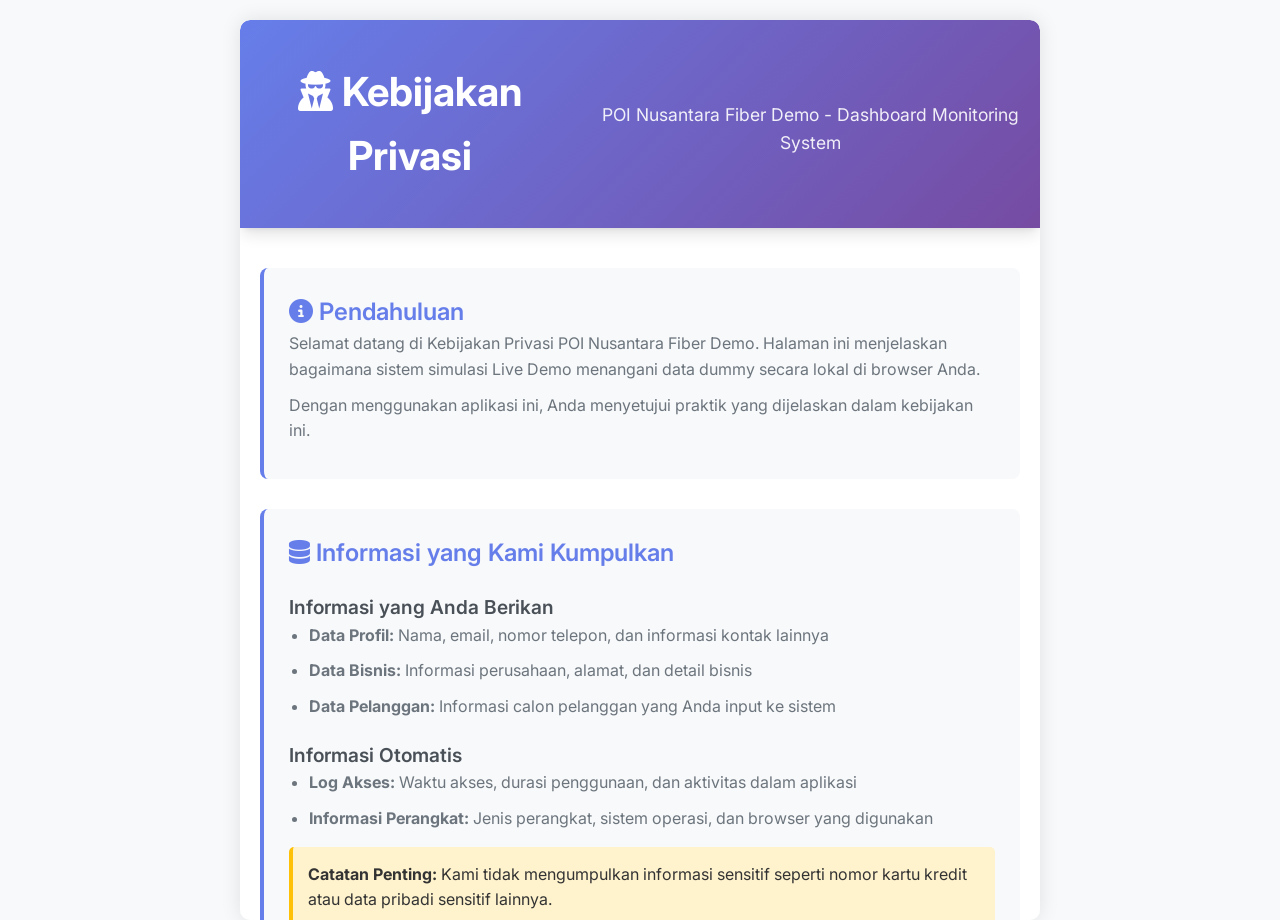
<file: privacy_policy.html>
<!DOCTYPE html>
<html lang="id">
<head>
    <meta charset="UTF-8">
    <meta name="viewport" content="width=device-width, initial-scale=1.0">
    <title>Privacy Policy - POI Nusantara Fiber Demo</title>
    <link rel="icon" href="assets/favicon.ico" type="image/x-icon">
    <link rel="stylesheet" href="css/modern-design-system.css">
    <link rel="stylesheet" href="css/styles.css">
    <link href="https://fonts.googleapis.com/css2?family=Inter:wght@300;400;500;600;700&display=swap" rel="stylesheet">
    <link href="https://cdnjs.cloudflare.com/ajax/libs/font-awesome/6.4.0/css/all.min.css" rel="stylesheet">
    <style>
        body {
            font-family: 'Inter', sans-serif;
            line-height: 1.6;
            color: #333;
            background-color: #f8f9fa;
            margin: 0;
            padding: 0;
        }
        
        .container {
            display: flex;
            flex-direction: column;
            max-width: 800px;
            margin: 0 auto;
            padding: 20px;
            background: white;
            box-shadow: 0 0 20px rgba(0,0,0,0.1);
            border-radius: 10px;
            margin-top: 20px;
            margin-bottom: 20px;
        }
        
        .header {
            text-align: center;
            padding: 40px 0;
            background: linear-gradient(135deg, #667eea 0%, #764ba2 100%);
            color: white;
            border-radius: 10px 10px 0 0;
            margin: -20px -20px 40px -20px;
        }
        
        .header h1 {
            margin: 0;
            font-size: 2.5em;
            font-weight: 700;
        }
        
        .header p {
            margin: 10px 0 0 0;
            opacity: 0.9;
            font-size: 1.1em;
        }
        
        .section {
            margin-bottom: 30px;
            padding: 25px;
            background: #f8f9fa;
            border-radius: 8px;
            border-left: 4px solid #667eea;
        }
        
        .section h2 {
            color: #667eea;
            margin-top: 0;
            font-size: 1.5em;
            font-weight: 600;
        }
        
        .section h3 {
            color: #495057;
            margin-top: 20px;
            font-size: 1.2em;
            font-weight: 600;
        }
        
        .section p, .section li {
            color: #6c757d;
            margin-bottom: 10px;
        }
        
        .section ul {
            padding-left: 20px;
        }
        
        .highlight {
            background-color: #fff3cd;
            padding: 15px;
            border-radius: 5px;
            border-left: 4px solid #ffc107;
            margin: 15px 0;
        }
        
        .contact-info {
            background: #e7f3ff;
            padding: 20px;
            border-radius: 8px;
            margin: 20px 0;
        }
        
        .last-updated {
            text-align: center;
            color: #6c757d;
            font-size: 0.9em;
            margin-top: 40px;
            padding-top: 20px;
            border-top: 1px solid #dee2e6;
        }
        
        .back-link {
            display: inline-block;
            margin-top: 20px;
            color: #667eea;
            text-decoration: none;
            font-weight: 500;
        }
        
        .back-link:hover {
            text-decoration: underline;
        }
        
        @media (max-width: 600px) {
            .container {
                margin: 10px;
                padding: 15px;
            }
            
            .header {
                padding: 20px 0;
            }
            
            .header h1 {
                font-size: 2em;
            }
        }
    </style>
</head>
<body>
    <div class="container">
        <!-- Header Section -->
        <div class="header">
            <h1><i class="fas fa-user-secret"></i> Kebijakan Privasi</h1>
            <p>POI Nusantara Fiber Demo - Dashboard Monitoring System</p>
        </div>

        <!-- Introduction -->
        <div class="section">
            <h2><i class="fas fa-info-circle"></i> Pendahuluan</h2>
            <p>
                Selamat datang di Kebijakan Privasi POI Nusantara Fiber Demo. Halaman ini menjelaskan bagaimana sistem simulasi Live Demo menangani data dummy secara lokal di browser Anda.
            </p>
            <p>
                Dengan menggunakan aplikasi ini, Anda menyetujui praktik yang dijelaskan dalam kebijakan ini.
            </p>
        </div>

        <!-- Data Collection -->
        <div class="section">
            <h2><i class="fas fa-database"></i> Informasi yang Kami Kumpulkan</h2>
            
            <h3>Informasi yang Anda Berikan</h3>
            <ul>
                <li><strong>Data Profil:</strong> Nama, email, nomor telepon, dan informasi kontak lainnya</li>
                <li><strong>Data Bisnis:</strong> Informasi perusahaan, alamat, dan detail bisnis</li>
                <li><strong>Data Pelanggan:</strong> Informasi calon pelanggan yang Anda input ke sistem</li>
            </ul>

            <h3>Informasi Otomatis</h3>
            <ul>
                <li><strong>Log Akses:</strong> Waktu akses, durasi penggunaan, dan aktivitas dalam aplikasi</li>
                <li><strong>Informasi Perangkat:</strong> Jenis perangkat, sistem operasi, dan browser yang digunakan</li>
            </ul>

            <div class="highlight">
                <strong>Catatan Penting:</strong> Kami tidak mengumpulkan informasi sensitif seperti nomor kartu kredit atau data pribadi sensitif lainnya.
            </div>
        </div>

        <!-- Data Usage -->
        <div class="section">
            <h2><i class="fas fa-cogs"></i> Bagaimana Kami Menggunakan Informasi</h2>
            <p>Kami menggunakan informasi yang kami kumpulkan untuk:</p>
            <ul>
                <li><strong>Operasional Aplikasi:</strong> Untuk menyediakan, mengelola, dan meningkatkan aplikasi dashboard.</li>
                <li><strong>Komunikasi:</strong> Untuk mengirimkan pembaruan dan informasi penting terkait aplikasi.</li>
                <li><strong>Analisis:</strong> Untuk menganalisis penggunaan aplikasi dan meningkatkan kinerja.</li>
                <li><strong>Keamanan:</strong> Untuk mendeteksi dan mencegah masalah keamanan atau penipuan.</li>
            </ul>
        </div>

        <!-- Data Sharing -->
        <div class="section">
            <h2><i class="fas fa-share-alt"></i> Pembagian Informasi</h2>
            <p>Kami tidak menjual atau menyewakan informasi pribadi Anda. Kami hanya membagikan informasi dalam situasi berikut:</p>
            <ul>
                <li>Dengan penyedia layanan terpercaya yang membantu operasional aplikasi (misal: hosting, analitik).</li>
                <li>Jika diwajibkan oleh hukum atau untuk mematuhi proses hukum yang berlaku.</li>
                <li>Untuk melindungi hak, properti, atau keamanan kami dan pengguna kami.</li>
                <li>Jika Anda telah memberikan persetujuan eksplisit.</li>
            </ul>
        </div>

        <!-- Data Security -->
        <div class="section">
            <h2><i class="fas fa-lock"></i> Keamanan Data</h2>
            <p>Kami menerapkan langkah-langkah teknis dan organisasional yang sesuai untuk melindungi informasi Anda, termasuk enkripsi, akses terbatas, dan audit keamanan.</p>
             <div class="highlight">
                <strong>Peringatan:</strong> Tidak ada metode transmisi atau penyimpanan data yang 100% aman. Kami tidak dapat menjamin keamanan absolut.
            </div>
        </div>

        <!-- User Rights -->
        <div class="section">
            <h2><i class="fas fa-user-shield"></i> Hak Privasi Anda</h2>
            <p>Anda memiliki hak untuk mengakses, mengoreksi, atau meminta penghapusan data pribadi Anda. Untuk menggunakan hak-hak Anda, silakan hubungi kami.</p>
        </div>

        <!-- Data Retention -->
        <div class="section">
            <h2><i class="fas fa-clock"></i> Penyimpanan Data</h2>
            <p>Kami menyimpan informasi pribadi Anda hanya selama diperlukan untuk tujuan yang dijelaskan dalam kebijakan ini, kecuali diperlukan lebih lama oleh hukum yang berlaku.</p>
        </div>

        <!-- Contact Information -->
        <div class="section">
            <h2><i class="fas fa-envelope"></i> Informasi Kontak</h2>
            <p>Jika Anda memiliki pertanyaan terkait kebijakan privasi ini, silakan hubungi kami melalui:</p>
            <div class="contact-info">
                <p><i class="fas fa-envelope"></i> Email: demo@nusantarafiber.demo</p>
                <p><i class="fas fa-phone"></i> Telepon: +62 21 0000 0000</p>
            </div>
        </div>
        
        <div class="last-updated">
            <i class="fas fa-calendar-alt"></i> Terakhir diperbarui: Mode Live Demo
        </div>

        <div style="text-align: center; margin-top: 30px;">
            <a href="index.html" class="back-link">
                <i class="fas fa-arrow-left"></i> Kembali ke Dashboard Demo
            </a>
        </div>
    </div>
</body>
</file>
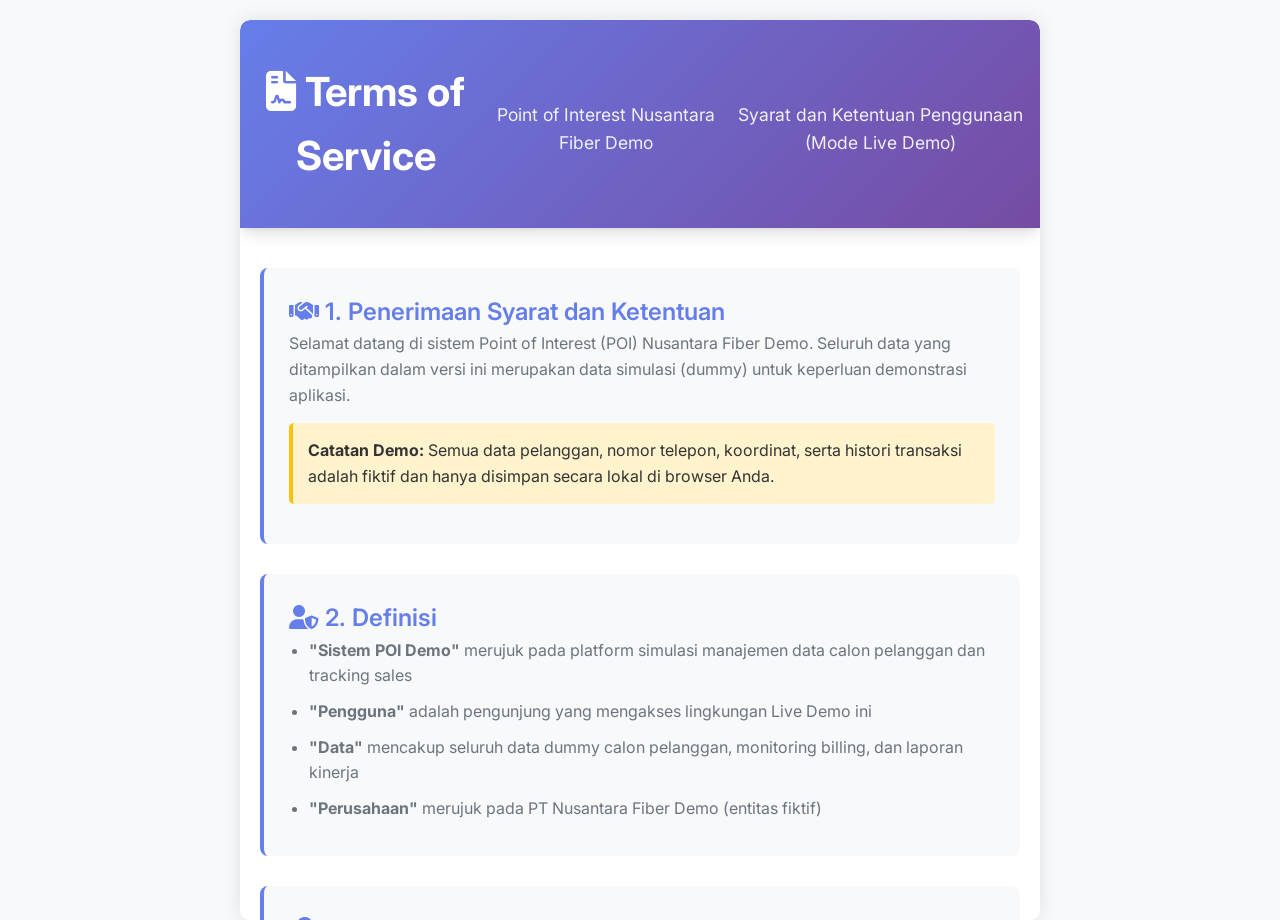
<file: terms_of_service.html>
<!DOCTYPE html>
<html lang="id">
<head>
    <meta charset="UTF-8">
    <meta name="viewport" content="width=device-width, initial-scale=1.0">
    <title>Terms of Service - POI Nusantara Fiber Demo</title>
    <link rel="icon" href="assets/favicon.ico" type="image/x-icon">
    <link rel="stylesheet" href="css/modern-design-system.css">
    <link rel="stylesheet" href="css/styles.css">
    <link href="https://fonts.googleapis.com/css2?family=Inter:wght@300;400;500;600;700&display=swap" rel="stylesheet">
    <link href="https://cdnjs.cloudflare.com/ajax/libs/font-awesome/6.4.0/css/all.min.css" rel="stylesheet">
    <style>
        body {
            font-family: 'Inter', sans-serif;
            line-height: 1.6;
            color: #333;
            background-color: #f8f9fa;
            margin: 0;
            padding: 0;
        }
        
        .container {
            display: flex;
            flex-direction: column;
            max-width: 800px;
            margin: 0 auto;
            padding: 20px;
            background: white;
            box-shadow: 0 0 20px rgba(0,0,0,0.1);
            border-radius: 10px;
            margin-top: 20px;
            margin-bottom: 20px;
        }
        
        .header {
            text-align: center;
            padding: 40px 0;
            background: linear-gradient(135deg, #667eea 0%, #764ba2 100%);
            color: white;
            border-radius: 10px 10px 0 0;
            margin: -20px -20px 40px -20px;
        }
        
        .header h1 {
            margin: 0;
            font-size: 2.5em;
            font-weight: 700;
        }
        
        .header p {
            margin: 10px 0 0 0;
            opacity: 0.9;
            font-size: 1.1em;
        }
        
        .section {
            margin-bottom: 30px;
            padding: 25px;
            background: #f8f9fa;
            border-radius: 8px;
            border-left: 4px solid #667eea;
        }
        
        .section h2 {
            color: #667eea;
            margin-top: 0;
            font-size: 1.5em;
            font-weight: 600;
        }
        
        .section h3 {
            color: #495057;
            margin-top: 20px;
            font-size: 1.2em;
            font-weight: 600;
        }
        
        .section p, .section li {
            color: #6c757d;
            margin-bottom: 10px;
        }
        
        .section ul {
            padding-left: 20px;
        }
        
        .highlight {
            background-color: #fff3cd;
            padding: 15px;
            border-radius: 5px;
            border-left: 4px solid #ffc107;
            margin: 15px 0;
        }
        
        .contact-info {
            background: #e7f3ff;
            padding: 20px;
            border-radius: 8px;
            margin: 20px 0;
        }
        
        .last-updated {
            text-align: center;
            color: #6c757d;
            font-size: 0.9em;
            margin-top: 40px;
            padding-top: 20px;
            border-top: 1px solid #dee2e6;
        }
        
        .back-link {
            display: inline-block;
            margin-top: 20px;
            color: #667eea;
            text-decoration: none;
            font-weight: 500;
        }
        
        .back-link:hover {
            text-decoration: underline;
        }
        
        @media (max-width: 600px) {
            .container {
                margin: 10px;
                padding: 15px;
            }
            
            .header {
                padding: 20px 0;
            }
            
            .header h1 {
                font-size: 2em;
            }
        }
    </style>
</head>
<body>
    <div class="container">
        <div class="header">
            <h1><i class="fas fa-file-contract"></i> Terms of Service</h1>
            <p>Point of Interest Nusantara Fiber Demo</p>
            <p>Syarat dan Ketentuan Penggunaan (Mode Live Demo)</p>
        </div>

        <div class="section">
            <h2><i class="fas fa-handshake"></i> 1. Penerimaan Syarat dan Ketentuan</h2>
            <p>Selamat datang di sistem Point of Interest (POI) Nusantara Fiber Demo. Seluruh data yang ditampilkan dalam versi ini merupakan data simulasi (dummy) untuk keperluan demonstrasi aplikasi.</p>
            
            <div class="highlight">
                <strong>Catatan Demo:</strong> Semua data pelanggan, nomor telepon, koordinat, serta histori transaksi adalah fiktif dan hanya disimpan secara lokal di browser Anda.
            </div>
        </div>

        <div class="section">
            <h2><i class="fas fa-user-shield"></i> 2. Definisi</h2>
            <ul>
                <li><strong>"Sistem POI Demo"</strong> merujuk pada platform simulasi manajemen data calon pelanggan dan tracking sales</li>
                <li><strong>"Pengguna"</strong> adalah pengunjung yang mengakses lingkungan Live Demo ini</li>
                <li><strong>"Data"</strong> mencakup seluruh data dummy calon pelanggan, monitoring billing, dan laporan kinerja</li>
                <li><strong>"Perusahaan"</strong> merujuk pada PT Nusantara Fiber Demo (entitas fiktif)</li>
            </ul>
        </div>

        <div class="section">
            <h2><i class="fas fa-key"></i> 3. Hak Akses dan Penggunaan</h2>
            <h3>3.1 Penggunaan Fitur Demo</h3>
            <ul>
                <li>Pengunjung bebas mencoba fitur filter, pencarian, tambah data, edit, hapus, dan laporan</li>
                <li>Data yang diubah selama sesi demo dapat direset kapan saja lewat tombol Reset Data Demo</li>
            </ul>
        </div>

        <div class="section">
            <h2><i class="fas fa-question-circle"></i> 4. Kontak dan Layanan</h2>
            <div class="contact-info">
                <h3>Untuk pertanyaan atau informasi demo:</h3>
                <p><i class="fas fa-envelope"></i> Email: demo@nusantarafiber.demo</p>
                <p><i class="fas fa-phone"></i> Telepon: +62 21 0000 0000</p>
                <p><i class="fas fa-building"></i> Alamat: Jl. Contoh Raya No. 100, Kota Demo</p>
                <p><i class="fas fa-clock"></i> Jam layanan: Senin-Jumat, 08:00-17:00 WIB</p>
            </div>
        </div>

        <div class="last-updated">
            <i class="fas fa-calendar-alt"></i> Mode Live Demo
            <br>
            <i class="fas fa-file-alt"></i> Versi: Demo 1.0
        </div>

        <div style="text-align: center; margin-top: 30px;">
            <a href="index.html" class="back-link">
                <i class="fas fa-arrow-left"></i> Kembali ke Dashboard Demo
            </a>
        </div>
    </div>
</body>
</html>
</file>
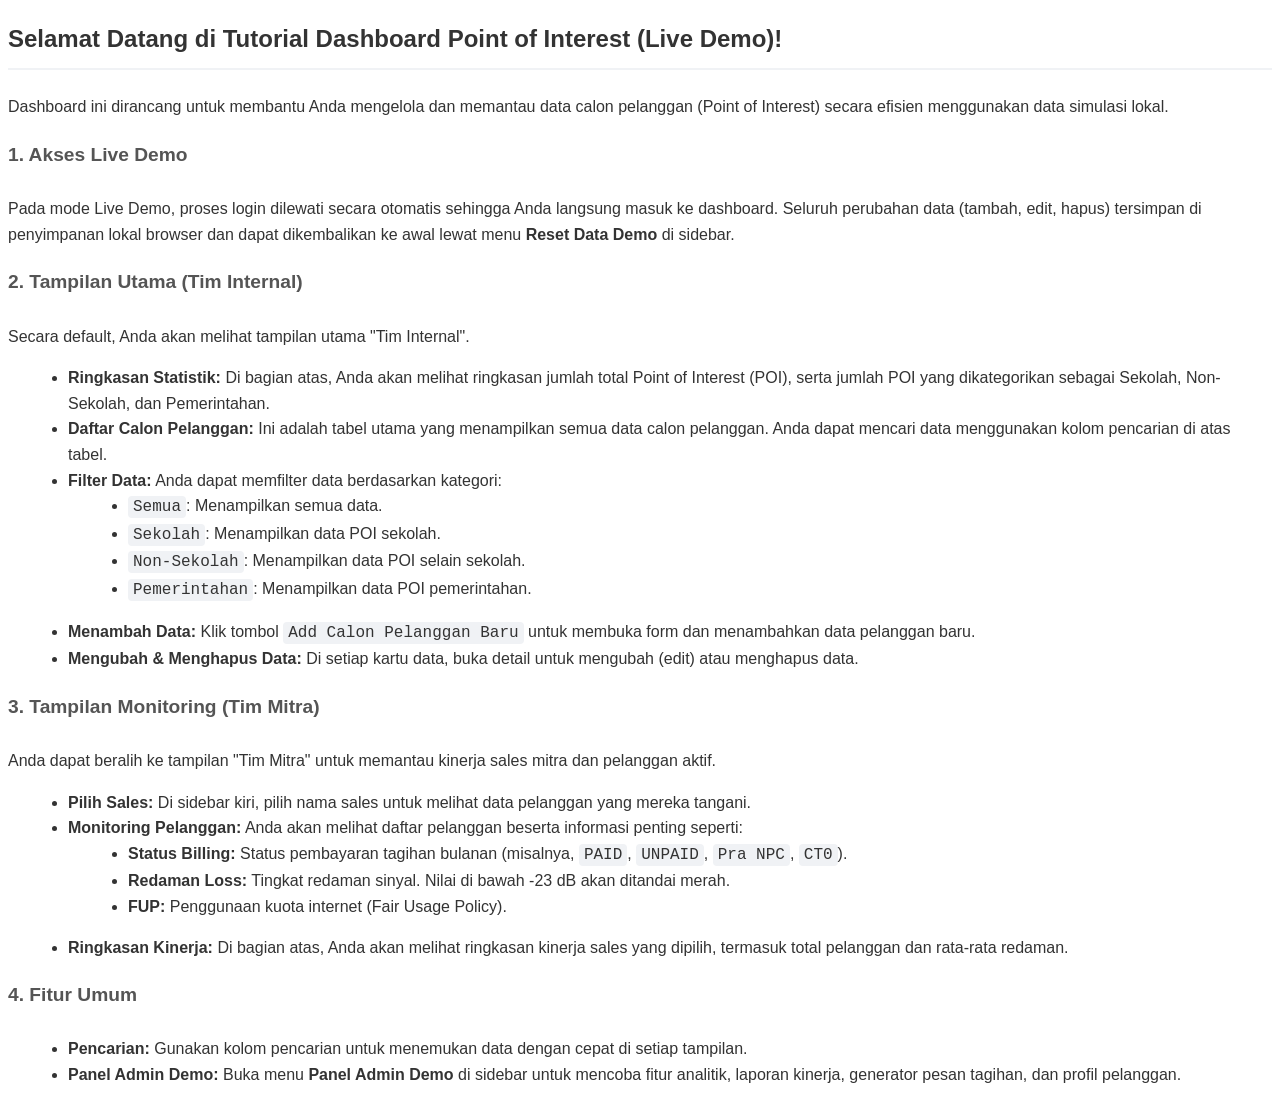
<file: tutorial.html>
<!DOCTYPE html>
<html lang="en">
<head>
    <meta charset="UTF-8">
    <meta name="viewport" content="width=device-width, initial-scale=1.0">
    <title>Dashboard Tutorial</title>
    <style>
        .tutorial-content {
            font-family: 'Inter', sans-serif;
            color: #333;
            line-height: 1.6;
        }
        .tutorial-content h3 {
            font-size: 1.5em;
            color: #333;
            border-bottom: 2px solid #f0f2f5;
            padding-bottom: 10px;
            margin-top: 20px;
        }
        .tutorial-content h4 {
            font-size: 1.2em;
            color: #555;
            margin-top: 20px;
        }
        .tutorial-content p {
            margin-bottom: 15px;
        }
        .tutorial-content ul {
            list-style-type: disc;
            margin-left: 20px;
            margin-bottom: 15px;
        }
        .tutorial-content code {
            background-color: #f0f2f5;
            padding: 2px 5px;
            border-radius: 4px;
            font-family: 'Courier New', Courier, monospace;
        }
        .tutorial-content .badge {
            display: inline-block;
            padding: 3px 8px;
            border-radius: 12px;
            font-size: 0.9em;
            font-weight: 600;
        }
        .tutorial-content .badge-success {
            background-color: #d4edda;
            color: #155724;
        }
        .tutorial-content .badge-warning {
            background-color: #fff3cd;
            color: #856404;
        }
        .tutorial-content .badge-info {
            background-color: #d1ecf1;
            color: #0c5460;
        }
        .tutorial-content .badge-secondary {
            background-color: #e2e3e5;
            color: #383d41;
        }
    </style>
</head>
<body>
    <div class="tutorial-content">
        <h3>Selamat Datang di Tutorial Dashboard Point of Interest (Live Demo)!</h3>
        <p>Dashboard ini dirancang untuk membantu Anda mengelola dan memantau data calon pelanggan (Point of Interest) secara efisien menggunakan data simulasi lokal.</p>

        <h4>1. Akses Live Demo</h4>
        <p>Pada mode Live Demo, proses login dilewati secara otomatis sehingga Anda langsung masuk ke dashboard. Seluruh perubahan data (tambah, edit, hapus) tersimpan di penyimpanan lokal browser dan dapat dikembalikan ke awal lewat menu <b>Reset Data Demo</b> di sidebar.</p>

        <h4>2. Tampilan Utama (Tim Internal)</h4>
        <p>Secara default, Anda akan melihat tampilan utama "Tim Internal".</p>
        <ul>
            <li><b>Ringkasan Statistik:</b> Di bagian atas, Anda akan melihat ringkasan jumlah total Point of Interest (POI), serta jumlah POI yang dikategorikan sebagai Sekolah, Non-Sekolah, dan Pemerintahan.</li>
            <li><b>Daftar Calon Pelanggan:</b> Ini adalah tabel utama yang menampilkan semua data calon pelanggan. Anda dapat mencari data menggunakan kolom pencarian di atas tabel.</li>
            <li><b>Filter Data:</b> Anda dapat memfilter data berdasarkan kategori:
                <ul>
                    <li><code>Semua</code>: Menampilkan semua data.</li>
                    <li><code>Sekolah</code>: Menampilkan data POI sekolah.</li>
                    <li><code>Non-Sekolah</code>: Menampilkan data POI selain sekolah.</li>
                    <li><code>Pemerintahan</code>: Menampilkan data POI pemerintahan.</li>
                </ul>
            </li>
            <li><b>Menambah Data:</b> Klik tombol <code>Add Calon Pelanggan Baru</code> untuk membuka form dan menambahkan data pelanggan baru.</li>
            <li><b>Mengubah &amp; Menghapus Data:</b> Di setiap kartu data, buka detail untuk mengubah (edit) atau menghapus data.</li>
        </ul>

        <h4>3. Tampilan Monitoring (Tim Mitra)</h4>
        <p>Anda dapat beralih ke tampilan "Tim Mitra" untuk memantau kinerja sales mitra dan pelanggan aktif.</p>
        <ul>
            <li><b>Pilih Sales:</b> Di sidebar kiri, pilih nama sales untuk melihat data pelanggan yang mereka tangani.</li>
            <li><b>Monitoring Pelanggan:</b> Anda akan melihat daftar pelanggan beserta informasi penting seperti:
                <ul>
                    <li><b>Status Billing:</b> Status pembayaran tagihan bulanan (misalnya, <code>PAID</code>, <code>UNPAID</code>, <code>Pra NPC</code>, <code>CT0</code>).</li>
                    <li><b>Redaman Loss:</b> Tingkat redaman sinyal. Nilai di bawah -23 dB akan ditandai merah.</li>
                    <li><b>FUP:</b> Penggunaan kuota internet (Fair Usage Policy).</li>
                </ul>
            </li>
            <li><b>Ringkasan Kinerja:</b> Di bagian atas, Anda akan melihat ringkasan kinerja sales yang dipilih, termasuk total pelanggan dan rata-rata redaman.</li>
        </ul>

        <h4>4. Fitur Umum</h4>
        <ul>
            <li><b>Pencarian:</b> Gunakan kolom pencarian untuk menemukan data dengan cepat di setiap tampilan.</li>
            <li><b>Panel Admin Demo:</b> Buka menu <b>Panel Admin Demo</b> di sidebar untuk mencoba fitur analitik, laporan kinerja, generator pesan tagihan, dan profil pelanggan.</li>
        </ul>
    </div>
</body>
</html>
</file>
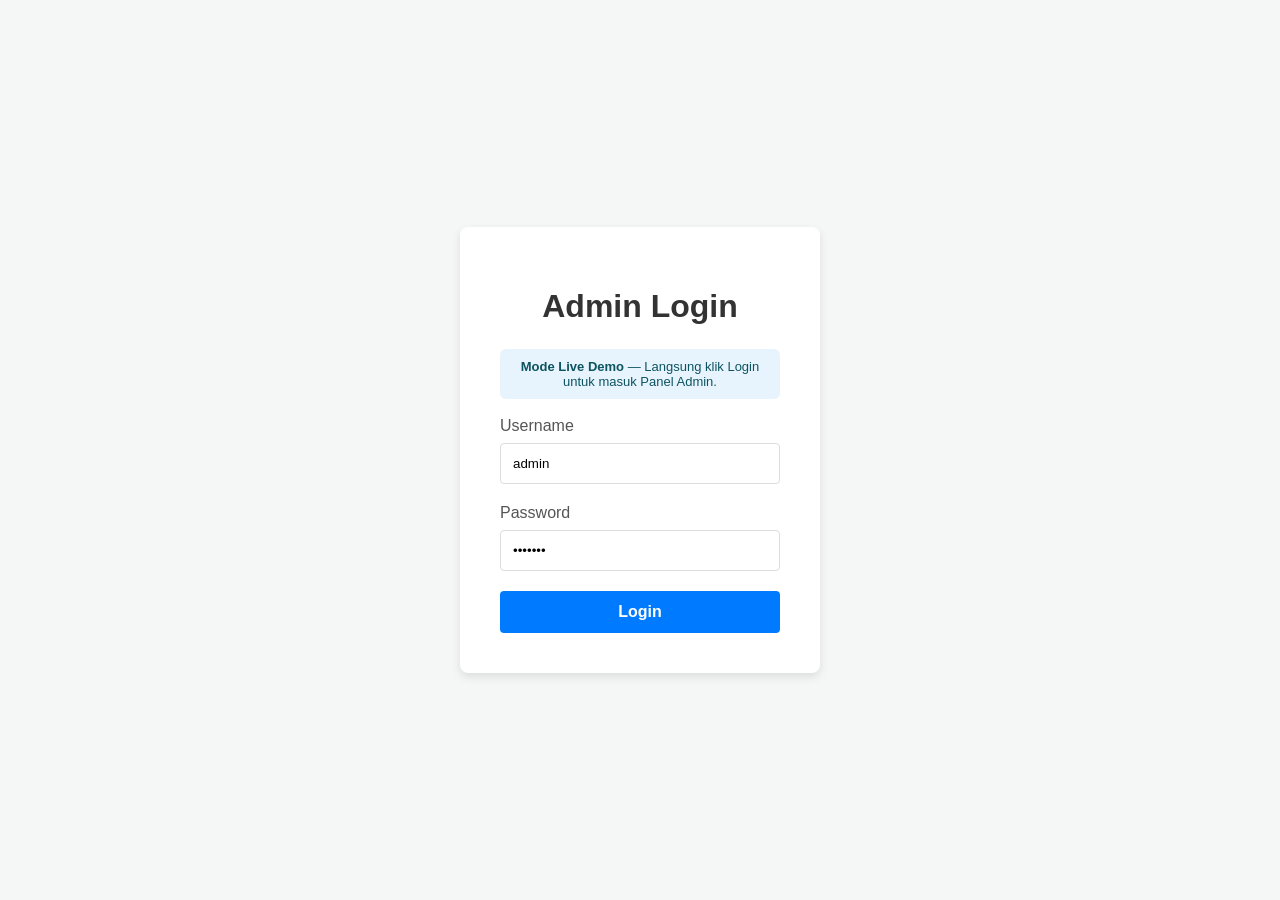
<file: admin/login.html>
<!DOCTYPE html>
<html lang="en">
<head>
    <meta charset="UTF-8">
    <meta name="viewport" content="width=device-width, initial-scale=1.0">
    <title>Admin Login (Live Demo)</title>
    <style>
        body {
            font-family: -apple-system, BlinkMacSystemFont, "Segoe UI", Roboto, Helvetica, Arial, sans-serif;
            background-color: #f4f7f6;
            display: flex;
            justify-content: center;
            align-items: center;
            height: 100vh;
            margin: 0;
        }
        .login-container {
            background-color: #ffffff;
            padding: 40px;
            border-radius: 8px;
            box-shadow: 0 4px 10px rgba(0, 0, 0, 0.1);
            width: 100%;
            max-width: 360px;
            box-sizing: border-box;
        }
        h1 {
            text-align: center;
            color: #333;
            margin-bottom: 24px;
        }
        .input-group {
            margin-bottom: 20px;
        }
        label {
            display: block;
            margin-bottom: 8px;
            color: #555;
            font-weight: 500;
        }
        input[type="text"], input[type="password"] {
            width: 100%;
            padding: 12px;
            border: 1px solid #ddd;
            border-radius: 4px;
            box-sizing: border-box;
        }
        button {
            width: 100%;
            padding: 12px;
            background-color: #007bff;
            border: none;
            border-radius: 4px;
            color: white;
            font-size: 16px;
            font-weight: bold;
            cursor: pointer;
            transition: background-color 0.2s;
        }
        button:hover {
            background-color: #0056b3;
        }
        .error-message {
            background-color: #ffebee;
            color: #c62828;
            padding: 10px;
            border-radius: 4px;
            text-align: center;
            margin-top: 20px;
            display: none; /* Hidden by default */
        }
    </style>
</head>
<body>
    <div class="login-container">
        <h1>Admin Login</h1>
        <p style="background:#e8f4fd;color:#0c5460;padding:10px 12px;border-radius:6px;font-size:13px;margin:0 0 18px;text-align:center;">
            <strong>Mode Live Demo</strong> &mdash; Langsung klik Login untuk masuk Panel Admin.
        </p>
        <form id="loginForm">
            <div class="input-group">
                <label for="username">Username</label>
                <input type="text" id="username" name="username" value="admin" required>
            </div>
            <div class="input-group">
                <label for="password">Password</label>
                <input type="password" id="password" name="password" value="demo123" required>
            </div>
            <button type="submit">Login</button>
        </form>
        <div id="errorMessage" class="error-message"></div>
    </div>

    <script src="../js/demo-mock-api.js"></script>
    <script src="js-admin/login.js"></script>
</body>
</html>
</file>
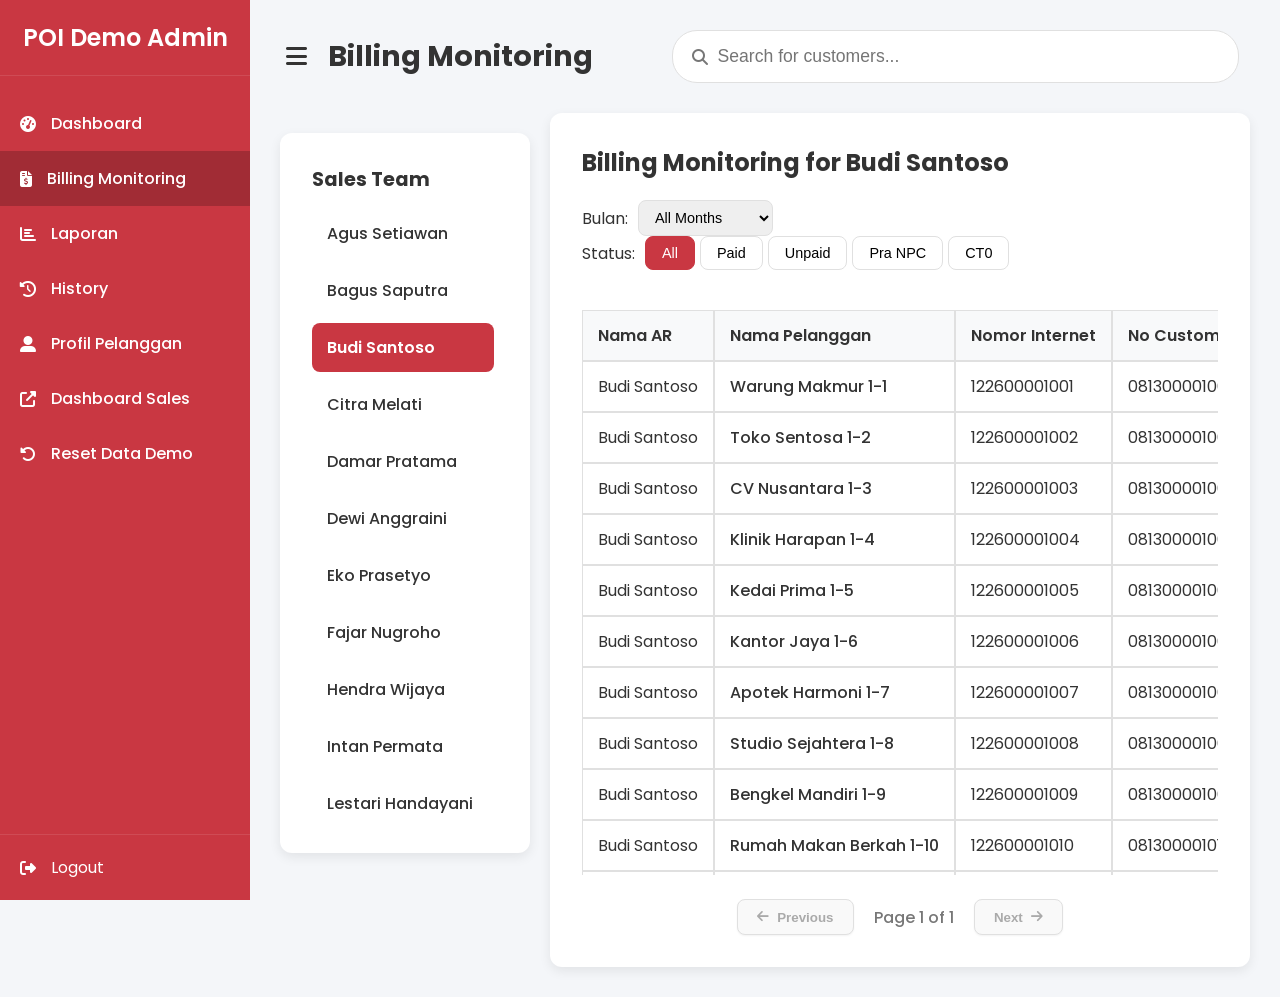
<file: admin/pelanggan.html>
<!DOCTYPE html>
<html lang="en">
<head>
    <meta charset="UTF-8">
    <meta name="viewport" content="width=device-width, initial-scale=1.0">
    <link rel="icon" href="../assets/favicon.ico" type="image/x-icon">
    <title>Billing Monitoring (Live Demo)</title>
    <script src="../js/demo-mock-api.js"></script>
    <script src="../js/shared-utils.js"></script>
    <script src="js-admin/auth-check.js"></script>
    <link rel="stylesheet" href="css-admin/sidebar-layout.css">
    <link rel="stylesheet" href="css-admin/dashboard.css">
    <link rel="stylesheet" href="css-admin/pelanggan.css?v=1.1">
    <link rel="stylesheet" href="css-admin/mobile-responsive.css">
    <link href="https://cdnjs.cloudflare.com/ajax/libs/font-awesome/6.4.0/css/all.min.css" rel="stylesheet" />
    <link rel="preconnect" href="https://fonts.googleapis.com">
    <link rel="preconnect" href="https://fonts.gstatic.com" crossorigin>
    <link href="https://fonts.googleapis.com/css2?family=Poppins:wght@400;500;600;700&display=swap" rel="stylesheet">
</head>
<body>
    <script>
        // Immediately apply sidebar state from localStorage to prevent flickering
        if (localStorage.getItem('sidebar-collapsed') === 'true') {
            document.body.classList.add('sidebar-collapsed');
        }
    </script>
    <div class="dashboard-container">
        <aside class="sidebar"></aside>
        <div class="overlay"></div>
        <main class="main-content">
            <header class="main-header">
                <div class="header-left">
                    <button class="menu-toggle" id="menu-toggle">
                        <i class="fas fa-bars"></i>
                    </button>
                    <h1>Billing Monitoring</h1>
                </div>
                <div class="header-right">
                    <div class="global-search-container">
                        <i class="fas fa-search"></i>
                        <input type="text" id="globalSearchInput" placeholder="Search for customers...">
                        <div id="globalSearchResults" class="global-search-results"></div>
                    </div>
                </div>
            </header>
            <div class="content-area two-column-layout">
                <div class="left-column">
                    <div class="sales-list-container card">
                        <h3>Sales Team</h3>
                        <ul id="sales-list"></ul>
                    </div>
                </div>
                <div class="right-column">
                    <div class="billing-monitoring-container card">
                        <div class="billing-header">
                            <div class="billing-title">
                                <h2>Billing Monitoring for <span id="selected-sales">All</span></h2>
                            </div>
                            <div class="billing-filters">
                                
                                <div class="other-filters">
                                    <div class="filter-group">
                                        <label for="month-filter">Bulan:</label>
                                        <select id="month-filter"></select>
                                    </div>
                                    <div class="filter-group">
                                        <label>Status:</label>
                                        <div id="status-filters" class="status-filters">
                                            <button class="btn active" data-status="all">All</button>
                                            <button class="btn" data-status="paid">Paid</button>
                                            <button class="btn" data-status="unpaid">Unpaid</button>
                                            <button class="btn" data-status="pra npc">Pra NPC</button>
                                            <button class="btn" data-status="ct0">CT0</button>
                                        </div>
                                    </div>
                                </div>
                            </div>
                        </div>
                        <div class="table-responsive">
                            <div id="billing-table-container">
                                <p>Loading billing data...</p>
                            </div>
                        </div>
                        <div class="pagination-controls">
                            <button id="prevPage" disabled><i class="fas fa-arrow-left"></i> Previous</button>
                            <span id="pageInfo">Page 1 of 1</span>
                            <button id="nextPage" disabled>Next <i class="fas fa-arrow-right"></i></button>
                        </div>
                    </div>
                </div>
            </div>
        </main>
    </div>
    <script src="js-admin/sidebar.js"></script>
    <script src="js-admin/load-sidebar.js"></script>
    <script src="../js/google-sheets-crud.js"></script>
    <script src="js-admin/pelanggan.js"></script>
    <script src="js-admin/global-search.js"></script>
    <script src="js-admin/logout.js"></script>
</body>
</html>
</file>
<file: css/modern-design-system.css>
:root {
  --primary-color: #b34747;
  --primary-dark: #8f3a3a;
  --primary-darker: #6d1a1a;
  --secondary-color: #d47272;
  --accent-color: #c45c5c;
  --warning-color: #d97706;
  --success-color: #16a34a;
  --danger-color: #dc2626;
  --info-color: #2563eb;

  --bg-primary: #faf5f5;
  --bg-secondary: #ffffff;
  --bg-light: #ffffff;
  --card-background: #ffffff;
  --bg-dark: #111827;
  --text-primary: #2d1a1a;
  --text-secondary: #6b4c4c;
  --text-muted: #8f6b6b;
  --border-color: #e8d5d5;
  --shadow-sm: 0 1px 2px 0 rgb(0 0 0 / 0.05);
  --shadow-md: 0 4px 6px -1px rgb(0 0 0 / 0.1), 0 2px 4px -2px rgb(0 0 0 / 0.1);
  --shadow-lg: 0 10px 15px -3px rgb(0 0 0 / 0.1), 0 4px 6px -4px rgb(0 0 0 / 0.1);
  --shadow-xl: 0 20px 25px -5px rgb(0 0 0 / 0.1), 0 8px 10px -6px rgb(0 0 0 / 0.1);

  --spacing-xs: 0.5rem;
  --spacing-sm: 0.75rem;
  --spacing-md: 1rem;
  --spacing-lg: 1.5rem;
  --spacing-xl: 2rem;
  --spacing-2xl: 3rem;

  --radius-sm: 0.375rem;
  --radius-md: 0.5rem;
  --radius-lg: 0.75rem;
  --radius-xl: 1rem;
}

* {
  margin: 0;
  padding: 0;
  box-sizing: border-box;
}

body {
  font-family: 'Inter', -apple-system, BlinkMacSystemFont, sans-serif;
  background: var(--bg-primary);
  color: var(--text-primary);
  line-height: 1.6;
  overflow-x: hidden;
}

.glass-card {
  background: var(--bg-secondary);
  -webkit-backdrop-filter: blur(20px);
  backdrop-filter: blur(20px);
  border: 1px solid var(--border-color);
  border-radius: var(--radius-lg);
  padding: 24px;
  box-shadow: var(--shadow-md);
  position: relative;
  overflow: hidden;
}

.glass-card::before {
  content: '';
  position: absolute;
  top: 0;
  left: 0;
  right: 0;
  height: 1px;
  background: linear-gradient(90deg, transparent, var(--primary-color), transparent);
  opacity: 0;
  transition: opacity 0.3s ease;
}

.glass-card:hover {
  background: var(--bg-primary);
  transform: translateY(-5px);
  box-shadow: var(--shadow-md);
}

.glass-card:hover::before {
  opacity: 1;
}

.btn-neon {
  background: transparent;
  color: var(--primary-color);
  border: 2px solid var(--primary-color);
  padding: 12px 24px;
  border-radius: 50px;
  font-weight: 600;
  text-transform: uppercase;
  letter-spacing: 1px;
  transition: all 0.3s ease;
  position: relative;
  overflow: hidden;
  cursor: pointer;
}

.btn-neon::before {
  content: '';
  position: absolute;
  top: 0;
  left: -100%;
  width: 100%;
  height: 100%;
  background: linear-gradient(90deg, transparent, rgba(179, 71, 71, 0.4), transparent);
  transition: left 0.5s ease;
}

.btn-neon:hover {
  background: var(--primary-color);
  color: var(--bg-primary);
  box-shadow: 0 0 20px var(--primary-color);
}

.btn-neon:hover::before {
  left: 100%;
}

.gradient-bg {
  background: linear-gradient(135deg, 
    rgba(179, 71, 71, 0.1) 0%, 
    rgba(212, 114, 114, 0.1) 50%, 
    rgba(196, 92, 92, 0.1) 100%);
}

.animated-bg {
  position: relative;
  overflow: hidden;
}

.animated-bg::before {
  content: '';
  position: absolute;
  top: -50%;
  left: -50%;
  width: 200%;
  height: 200%;
  background: conic-gradient(
    from 0deg,
    transparent,
    rgba(179, 71, 71, 0.1),
    transparent,
    rgba(212, 114, 114, 0.1),
    transparent,
    rgba(168, 92, 92, 0.1),
    transparent
  );
  animation: rotate 20s linear infinite;
  -webkit-animation: rotate 20s linear infinite;
}

@-webkit-keyframes rotate {
  0% { -webkit-transform: rotate(0deg); }
  100% { -webkit-transform: rotate(360deg); }
}

@keyframes rotate {
  0% { transform: rotate(0deg); }
  100% { transform: rotate(360deg); }
}

.loading-skeleton {
  background: linear-gradient(90deg, 
    var(--bg-secondary) 25%, 
    rgba(255, 255, 255, 0.08) 50%, 
    var(--bg-secondary) 75%);
  background-size: 200% 100%;
  animation: loading 1.5s infinite;
}

@keyframes loading {
  0% { background-position: -200% 0; }
  100% { background-position: 200% 0; }
}

.form-slide-up {
  animation: slideUp 0.5s ease-out;
}

@keyframes slideUp {
  from {
    opacity: 0;
    transform: translateY(30px);
  }
  to {
    opacity: 1;
    transform: translateY(0);
  }
}

@media (max-width: 768px) {
  .glass-card {
    padding: 16px;
    margin: 8px;
  }
  
  .btn-neon {
    padding: 10px 20px;
    font-size: 14px;
  }
}

.glass-card,
.btn-neon {
  will-change: transform, background-color;
}

.no-data-placeholder {
  display: flex;
  flex-direction: column;
  align-items: center;
  justify-content: center;
  padding: var(--spacing-2xl);
  text-align: center;
  border: 2px dashed var(--border-color);
  border-radius: var(--radius-lg);
  background-color: var(--bg-secondary);
  margin: var(--spacing-lg) 0;
}

.no-data-placeholder svg {
  width: 80px;
  height: 80px;
  margin-bottom: var(--spacing-lg);
  color: var(--primary-color);
}

.no-data-placeholder h4 {
  font-size: 1.25rem;
  font-weight: 600;
  color: var(--text-primary);
  margin-bottom: var(--spacing-xs);
}

.no-data-placeholder p {
  color: var(--text-secondary);
  max-width: 400px;
}
</file>
<file: css/styles.css>
body {
  font-family: 'Inter', -apple-system, BlinkMacSystemFont, 'Segoe UI', Roboto, sans-serif;
  background-color: var(--bg-primary);
  color: var(--text-primary);
  line-height: 1.6;
  height: 100vh;
  overflow: auto;
}

.container {
  display: flex;
  height: 100vh;
  overflow-y: auto;
}

/* Sidebar Styles */
.sidebar {
  background: #2c2c2c;
  width: 280px;
  max-width: 280px;
  padding: var(--spacing-lg);
  display: flex;
  flex-direction: column;
  gap: var(--spacing-xl);
  overflow-y: auto;
  box-shadow: var(--shadow-xl);
  opacity: 1;
  transition: max-width 0.4s ease, padding 0.4s ease, opacity 0.4s ease;
  will-change: max-width, padding, opacity;
}

.sidebar.collapsed {
  max-width: 0;
  padding: 0;
  overflow: hidden;
  opacity: 0;
  transition: max-width 0.4s ease, padding 0.4s ease, opacity 0.4s ease;
  will-change: max-width, padding, opacity;
}

.sidebar-toggle {
  background: var(--primary-color);
  color: white;
  border: none;
  border-radius: 50%;
  width: 40px;
  height: 40px;
  display: flex;
  align-items: center;
  justify-content: center;
  cursor: pointer;
  box-shadow: var(--shadow-md);
  transition: all 0.3s ease;
}

.sidebar-toggle:hover {
  background: var(--primary-dark);
  transform: scale(1.1);
}

@media (max-width: 768px) {
  .sidebar-toggle {
    display: none;
  }
}

#fab-toggle-sidebar {
    display: none;
}

@media (max-width: 768px) {
    #fab-toggle-sidebar {
        display: flex;
        position: fixed;
        top: 20px;
        right: 20px;
        z-index: 999;
    }
}

/* Responsive adjustments for mobile */
@media (max-width: 768px) {
  .sidebar {
    position: fixed;
    top: 0;
    left: 0;
    height: 100vh;
    z-index: 999;
    transform: translateX(-100%);
    transition: transform 0.3s ease-in-out;
  }
  
  .sidebar.collapsed {
    transform: translateX(-100%);
  }
  
  .sidebar:not(.collapsed) {
    transform: translateX(0);
  }

  .logo span {
    font-size: 0.875rem;
  }
}

/* Overlay for mobile */
.sidebar-overlay {
  display: none;
  position: fixed;
  top: 0;
  left: 0;
  width: 100%;
  height: 100%;
  background: rgba(0, 0, 0, 0.5);
  z-index: 998;
  opacity: 0;
  transition: opacity 0.3s ease;
}

.sidebar-overlay.active {
  display: block;
  opacity: 1;
}

.logo {
  display: flex;
  align-items: center;
  gap: var(--spacing-md);
  padding: var(--spacing-md);
  border-radius: var(--radius-lg);
  background: rgba(255, 255, 255, 0.1);
  -webkit-backdrop-filter: blur(10px);
  backdrop-filter: blur(10px);
  position: relative;
}

.sidebar-close-btn {
  position: absolute;
  top: 50%;
  right: 12px;
  transform: translateY(-50%);
  background: rgba(255, 255, 255, 0.1);
  color: #cbd5e1;
  width: 30px;
  height: 30px;
  border-radius: 50%;
  border: none;
  cursor: pointer;
  display: flex;
  align-items: center;
  justify-content: center;
  transition: all 0.2s ease;
}

.sidebar-close-btn:hover {
  background: rgba(255, 255, 255, 0.2);
  color: white;
  transform: translateY(-50%) scale(1.1);
}

.logo-icon {
  width: 40px;
  height: 40px;
  background: linear-gradient(135deg, var(--primary-color), var(--secondary-color));
  border-radius: var(--radius-md);
  display: flex;
  align-items: center;
  justify-content: center;
  color: white;
  font-size: 1.25rem;
}

.logo span {
  color: white;
  font-weight: 700;
  font-size: 1.125rem;
}

.menu-section h3 {
  color: rgba(255, 255, 255, 0.7);
  font-size: 0.875rem;
  font-weight: 700;
  text-transform: uppercase;
  letter-spacing: 0.05em;
  margin-bottom: var(--spacing-md);
  padding: 0 var(--spacing-md);
}

.menu-list {
  list-style: none;
  margin-bottom: var(--spacing-xl);
}

.menu-list li {
  display: flex;
  align-items: center;
  gap: var(--spacing-md);
  padding: var(--spacing-md);
  color: #ffffff;
  border-radius: var(--radius-md);
  cursor: pointer;
  transition: all 0.2s ease;
  margin-bottom: var(--spacing-xs);
}

.menu-list li:hover {
  background: rgba(255, 255, 255, 0.1);
  transform: translateX(2px);
}

.menu-list li.active {
  background: var(--primary-color);
  color: white;
  box-shadow: var(--shadow-md);
}

.sales-list-container {
  background: transparent;
  -webkit-backdrop-filter: none;
  backdrop-filter: none;
  border-radius: 0;
  padding: 0;
  border: none;
}

.sales-header {
  display: none;
}

.sales-list {
  list-style: none;
  max-height: 280px;
  overflow-y: auto;
  margin-bottom: var(--spacing-md);
  border-radius: var(--radius-lg);
  padding-right: 8px;
}

/* Scrollbar styling moved to consolidated .sales-list, .partner-sales-list section */

.sales-item {
  display: flex;
  align-items: center;
  gap: var(--spacing-md);
  padding: var(--spacing-md);
  color: #ffffff;
  border-radius: var(--radius-md);
  cursor: pointer;
  transition: all 0.2s ease;
  margin-bottom: var(--spacing-xs);
  border-left: 3px solid transparent;
}

.sales-item:hover {
  background: rgba(255, 255, 255, 0.05);
  color: white;
  border-left-color: var(--primary-dark);
}

.sales-item.active {
  background: rgba(179, 71, 71, 0.2);
  color: white;
  font-weight: 600;
  border-left-color: var(--primary-color);
}

.sales-avatar {
  position: relative;
}

.sales-avatar img {
  width: 32px;
  height: 32px;
  border-radius: 50%;
  border: 2px solid rgba(255, 255, 255, 0.2);
}

.status-indicator {
  position: absolute;
  bottom: -2px;
  right: -2px;
  width: 12px;
  height: 12px;
  border-radius: 50%;
  border: 2px solid var(--bg-dark);
}

.status-indicator.online {
  background: var(--success-color);
}

.status-indicator.offline {
  background: var(--text-muted);
}

.add-sales-btn {
  width: 100%;
  background: linear-gradient(135deg, var(--primary-color), var(--secondary-color));
  color: white;
  border: none;
  border-radius: var(--radius-lg);
  padding: var(--spacing-md);
  font-weight: 600;
  cursor: pointer;
  display: flex;
  align-items: center;
  justify-content: center;
  gap: var(--spacing-sm);
  transition: all 0.3s ease;
  margin-top: var(--spacing-md);
}

.add-sales-btn:hover {
  transform: translateY(-2px);
  box-shadow: var(--shadow-lg);
}

.sales-account,
.partner-sales-account {
  display: flex;
  flex-direction: column;
  gap: var(--spacing-lg);
}
/* Main Content Styles */
.main-content {
  flex: 1;
  padding: var(--spacing-2xl);
  overflow-y: auto;
  background: var(--bg-primary);
  transition: margin-left 0.3s ease;
  min-width: 0;
}

.sidebar.collapsed ~ .main-content {
  margin-left: 0;
}

.header {
  display: flex;
  justify-content: space-between;
  align-items: center;
  margin-bottom: var(--spacing-lg);
  padding: var(--spacing-lg) var(--spacing-xl);
  background: linear-gradient(135deg, var(--primary-dark), var(--primary-color));
  border-radius: var(--radius-xl);
  box-shadow: var(--shadow-lg);
  color: white;
  transition: all 0.3s ease-in-out;
}

.header:hover {
  transform: translateY(-4px);
  box-shadow: var(--shadow-xl);
}

.header-left {
  flex: 1;
}

.header-title h1 {
  font-size: 2.25rem;
  font-weight: 800;
  color: white;
  margin-bottom: var(--spacing-xs);
}

.header-subtitle {
  color: rgba(255, 255, 255, 0.8);
  font-size: 1rem;
}

.header-right {
  text-align: right;
  flex-shrink: 0;
}

#header-welcome {
  font-weight: 600;
  font-size: 1.1rem;
  margin-bottom: var(--spacing-xs);
}

#current-date {
  font-size: 0.9rem;
  color: rgba(255, 255, 255, 0.7);
}

.notification-bell {
  position: relative;
  padding: var(--spacing-sm);
  background: var(--bg-secondary);
  border-radius: var(--radius-md);
  cursor: pointer;
  transition: all 0.2s ease;
}

.notification-bell:hover {
  background: var(--border-color);
}

.notification-badge {
  position: absolute;
  top: -4px;
  right: -4px;
  background: var(--danger-color);
  color: white;
  font-size: 0.75rem;
  font-weight: 600;
  padding: 2px 6px;
  border-radius: 10px;
}

.user-profile {
  display: flex;
  align-items: center;
  gap: var(--spacing-md);
}

.user-profile img {
  width: 40px;
  height: 40px;
  border-radius: 50%;
  border: 2px solid var(--primary-color);
}

.user-info {
  display: flex;
  flex-direction: column;
}

.user-name {
  font-weight: 600;
  color: var(--text-primary);
}

.user-role {
  font-size: 0.875rem;
  color: var(--text-secondary);
}

/* Stats Overview */
.stats-overview {
  display: grid;
  grid-template-columns: repeat(auto-fit, minmax(210px, 1fr));
  gap: var(--spacing-md);
  margin-bottom: var(--spacing-lg);
}

.chart-container {
    height: 400px;
}

.stat-card {
  background-color: var(--bg-secondary);
  background-image: radial-gradient(var(--border-color) 1px, transparent 1px);
  background-size: 10px 10px;
  border-radius: var(--radius-lg);
  padding: var(--spacing-lg);
  display: flex;
  align-items: center;
  gap: var(--spacing-lg);
  box-shadow: var(--shadow-md);
  transition: all 0.3s ease-in-out;
  border: 1px solid var(--border-color);
  position: relative;
  overflow: hidden;
  border-bottom: 4px solid var(--border-color);
}

.stat-card:hover {
  transform: translateY(-8px);
  box-shadow: var(--shadow-xl);
  border-bottom-color: var(--primary-color);
}

.stat-card::after {
  content: "";
  position: absolute;
  top: 0;
  left: -150%;
  width: 100%;
  height: 100%;
  background: linear-gradient(90deg, transparent, rgba(255, 255, 255, 0.3), transparent);
  transition: left 0.5s ease-in-out;
}

.stat-card:hover::after {
  left: 150%;
}

.stat-icon {
  width: 60px;
  height: 60px;
  border-radius: var(--radius-lg);
  display: flex;
  align-items: center;
  justify-content: center;
  font-size: 1.5rem;
  color: white;
  transition: transform 0.3s ease;
}

.stat-card:hover .stat-icon {
  transform: scale(1.1) rotate(-5deg);
}

.stat-card.primary .stat-icon {
  background: linear-gradient(135deg, var(--primary-color), var(--primary-dark));
}

.stat-card.secondary .stat-icon {
  background: linear-gradient(135deg, var(--primary-color), var(--primary-dark));
}

.stat-card.accent .stat-icon {
  background: linear-gradient(135deg, var(--accent-color), #0891b2);
}

.stat-card.warning .stat-icon {
  background: linear-gradient(135deg, var(--warning-color), #d97706);
}

.stat-content h3 {
  font-size: 0.875rem;
  font-weight: 600;
  color: var(--text-secondary);
  margin-bottom: var(--spacing-xs);
}

.stat-number {
  font-size: 2rem;
  font-weight: 700;
  color: var(--text-primary);
  margin-bottom: var(--spacing-xs);
}

.stat-change {
  display: flex;
  align-items: center;
  gap: var(--spacing-xs);
  font-size: 0.875rem;
  font-weight: 500;
}

.stat-change.positive {
  color: var(--success-color);
}

.stat-change.negative {
  color: var(--danger-color);
}

/* Table Section */
.content-grid {
  background: var(--bg-secondary);
  border-radius: var(--radius-lg);
  box-shadow: var(--shadow-md);
}

.section-header {
  margin-top: 0;
  display: flex;
  justify-content: space-between;
  align-items: center;
  padding: var(--spacing-lg);
  border-bottom: 1px solid var(--border-color);
}

.section-header h3 {
  font-size: 1.25rem;
  font-weight: 700;
  color: var(--text-primary);
}

.section-controls {
  display: flex;
  align-items: center;
  gap: var(--spacing-md);
}

.filter-select,
.search-box input {
  padding: var(--spacing-sm) var(--spacing-md);
  border: 1px solid var(--border-color);
  border-radius: var(--radius-md);
  font-size: 0.875rem;
  transition: all 0.2s ease;
}

.filter-select:focus,
.search-box input:focus {
  outline: none;
  border-color: var(--primary-color);
  box-shadow: 0 0 0 3px rgba(99, 102, 241, 0.1);
}

.search-box {
  position: relative;
  display: flex;
  align-items: center;
}

.search-box i {
  position: absolute;
  left: var(--spacing-sm);
  color: var(--text-muted);
}

.search-box input {
  padding-left: 2.5rem;
  width: 250px;
}

.btn-export {
  background: var(--primary-color);
  color: white;
  border: none;
  padding: var(--spacing-sm) var(--spacing-md);
  border-radius: var(--radius-md);
  font-weight: 600;
  cursor: pointer;
  display: flex;
  align-items: center;
  gap: var(--spacing-xs);
  transition: all 0.2s ease;
  margin-top: var(--spacing-md);
}

.btn-export:hover {
  transform: translateY(-2px);
  box-shadow: var(--shadow-lg);
}

/* Table Section */
.table-container {
  position: relative;
  overflow-x: auto;
  -webkit-overflow-scrolling: touch;
  max-width: 100%;
}

/* Add horizontal scrolling for medium screens */
@media (max-width: 1200px) {
  .table-container {
    overflow-x: auto;
  }
}

/* Responsive Table Styles for customerTable */
#customerTable thead {
  display: table-header-group;
}

@media (max-width: 768px) {
  #customerTable thead {
    display: none;
  }

  #customerTable, #customerTable tbody, #customerTable tr, #customerTable td {
    display: block;
    width: 100%;
  }

  #customerTable tr {
    margin-bottom: 15px;
    border: 1px solid var(--border-color);
    border-radius: var(--radius-md);
    padding: var(--spacing-md);
    box-shadow: var(--shadow-sm);
  }

  #customerTable td {
    display: flex;
    justify-content: space-between;
    align-items: center;
    padding: 10px 0;
    border-bottom: 1px solid var(--border-color);
  }

  #customerTable td:last-child {
    border-bottom: none;
  }

  #customerTable td::before {
    content: attr(data-label);
    font-weight: 600;
    color: var(--text-primary);
    margin-right: 10px;
  }
}

/* Custom top scrollbar container */
.table-scroll-container {
  position: relative;
  width: 100%;
}

.table-scroll-top {
  width: 100%;
  height: 12px;
  overflow-x: auto;
  overflow-y: hidden;
  transform: rotateX(180deg);
  margin-bottom: 8px;
}

.table-scroll-top::-webkit-scrollbar {
  height: 8px;
}

.table-scroll-top::-webkit-scrollbar-track {
  background: var(--bg-primary);
  border-radius: 4px;
}

.table-scroll-top::-webkit-scrollbar-thumb {
  background: var(--border-color);
  border-radius: 4px;
}

.table-scroll-top::-webkit-scrollbar-thumb:hover {
  background: var(--text-muted);
}

.table-scroll-content {
  height: 1px;
  width: 100%;
}

/* Enhanced Table Styles for #customerTable */
#customerTable {
    width: 100%;
    border-collapse: separate;
    border-spacing: 0;
    margin-top: var(--spacing-lg);
    box-shadow: var(--shadow-md);
    border-radius: var(--radius-md); 
    overflow: hidden;
    display: table;
    table-layout: fixed;
}

#customerTable thead {
    display: table-header-group;
}

#customerTable tbody {
    display: table-row-group;
}

#customerTable tr {
    display: table-row;
}

#customerTable th,
#customerTable td {
    padding: var(--spacing-md) var(--spacing-lg);
    border: 1px solid var(--border-color);
    text-align: left;
    font-size: 0.9rem;
    color: var(--text-primary);
    display: table-cell;
    overflow: hidden;
    text-overflow: ellipsis;
    white-space: nowrap;
}

#customerTable thead th {
    background-color: var(--bg-secondary);
    font-weight: 700;
    color: var(--primary-color);
    text-transform: uppercase;
    letter-spacing: 0.05em;
    border-bottom: 2px solid var(--primary-color);
}

#customerTable tbody tr:nth-child(even) {
    background-color: var(--bg-primary);
}

#customerTable tbody tr:hover {
    background-color: var(--border-color);
    cursor: pointer;
}

#customerTable thead th:first-child {
    border-top-left-radius: var(--radius-md);
}

#customerTable thead th:last-child {
    border-top-right-radius: var(--radius-md);
}

#customerTable tbody tr:last-child td:first-child {
    border-bottom-left-radius: var(--radius-md);
}

#customerTable tbody tr:last-child td:last-child {
    border-bottom-right-radius: var(--radius-md);
}

/* Ensure action buttons are styled correctly within the table */
#customerTable .action-buttons {
    display: flex;
    gap: var(--spacing-xs);
    justify-content: center;
}

#customerTable .btn-icon {
    width: 28px;
    height: 28px;
    font-size: 0.8rem;
}



.customer-info {
  display: flex;
  align-items: center;
  gap: var(--spacing-sm);
}

.customer-info img {
  width: 32px;
  height: 32px;
  border-radius: 50%;
}

.badge {
  padding: var(--spacing-xs) var(--spacing-sm);
  border-radius: var(--radius-sm);
  font-size: 0.75rem;
  font-weight: 600;
  text-transform: uppercase;
}

.badge-success {
  background: rgba(16, 185, 129, 0.1);
  color: var(--success-color);
}

.badge-warning {
  background: rgba(245, 158, 11, 0.1);
  color: var(--warning-color);
}

.status {
  padding: var(--spacing-xs) var(--spacing-sm);
  border-radius: var(--radius-sm);
  font-size: 0.75rem;
  font-weight: 600;
  text-transform: uppercase;
}

.status-warm {
  background: rgba(245, 158, 11, 0.1);
  color: var(--warning-color);
}

.status-hot {
  background: rgba(239, 68, 68, 0.1);
  color: var(--danger-color);
}

.status-cold {
  background: rgba(6, 182, 212, 0.1);
  color: var(--accent-color);
}

.btn-shareloc {
  background-color: var(--primary-color);
  color: white;
  border: none;
  padding: 8px 12px;
  border-radius: var(--radius-sm);
  cursor: pointer;
  font-size: 0.8rem;
  transition: background-color 0.2s ease;
}

.btn-shareloc:hover {
  background-color: var(--primary-dark);
}

.action-buttons {
  width: 32px;
  height: 32px;
  display: flex;
  flex-direction: row;
  gap: var(--spacing-xs);
  position: relative;
}

.btn-icon {
  width: 32px;
  height: 32px;
  border: none;
  background: var(--bg-primary);
  border-radius: var(--radius-sm);
  cursor: pointer;
  display: flex;
  align-items: center;
  justify-content: center;
  transition: all 0.2s ease;
  color: var(--text-secondary);
}

.btn-icon:hover {
  background: var(--primary-color);
  color: white;
  transform: scale(1.1);
}

/* Pagination */
.table-footer {
  padding: var(--spacing-lg);
  display: flex;
  justify-content: flex-end;
  border-top: 1px solid var(--border-color);
}

.pagination {
  display: flex;
  gap: var(--spacing-xs);
}

.page-btn {
  width: 36px;
  height: 36px;
  border: 1px solid var(--border-color);
  background: var(--bg-secondary);
  border-radius: var(--radius-sm);
  cursor: pointer;
  display: flex;
  align-items: center;
  justify-content: center;
  transition: all 0.3s ease;
  box-shadow: var(--shadow-sm);
  color: var(--text-primary);
  font-weight: 500;
}

.page-btn:hover:not(:disabled) {
  background: var(--primary-color);
  color: white;
  border-color: var(--primary-color);
  transform: translateY(-2px);
  box-shadow: var(--shadow-md);
}

.page-btn.active {
  background: var(--primary-color);
  color: white;
  border-color: var(--primary-color);
  box-shadow: var(--shadow-md);
  transform: translateY(-1px);
}

.page-btn:disabled {
  opacity: 0.5;
  cursor: not-allowed;
}

/* Responsive Design */
@media (max-width: 768px) {
  .sidebar {
    width: 240px;
  }
  
  .main-content {
    padding: var(--spacing-lg);
  }
  
  .stats-overview {
    grid-template-columns: repeat(auto-fit, minmax(150px, 1fr));
    gap: var(--spacing-md);
  }

  .stat-card {
    padding: var(--spacing-md);
  }

  .stat-content h3 {
    font-size: 0.75rem;
  }

  .stat-number {
    font-size: 1.5rem;
  }
  
  .section-header {
    flex-direction: column;
    align-items: flex-start;
    gap: var(--spacing-md);
  }
  
  .section-controls {
    flex-wrap: wrap;
  }
  
  .sidebar-toggle {
    top: 15px;
    left: 15px;
    width: 45px;
    height: 45px;
  }

  #fab-toggle-sidebar {
    position: fixed;
    top: 20px;
    right: 20px;
    z-index: 999;
  }

  @media (min-width: 769px) {
    #fab-toggle-sidebar {
        display: none;
    }
  }

  @media (max-width: 768px) {
    .header .sidebar-toggle {
        display: none;
    }
  }

  /* Responsive Table Styles */
  #customerTable thead {
    display: table-header-group;
  }

  #customerTable, #customerTable tbody, #customerTable tr, #customerTable td {
    display: block;
    width: 100%;
  }

  #customerTable tr {
    margin-bottom: 15px;
    border: 1px solid var(--border-color);
    border-radius: var(--radius-md);
    padding: var(--spacing-md);
    box-shadow: var(--shadow-sm);
  }

  #customerTable td {
    display: flex;
    justify-content: space-between;
    align-items: center;
    padding: 10px 0;
    border-bottom: 1px solid var(--border-color);
  }

  #customerTable td:last-child {
    border-bottom: none;
  }

  #customerTable td::before {
    content: attr(data-label);
    font-weight: 600;
    color: var(--text-primary);
    margin-right: 10px;
  }
}

@media (max-width: 480px) {
  .sidebar {
    width: 200px;
  }
  
  .header {
    flex-direction: column;
    align-items: flex-start;
    gap: var(--spacing-md);
  }
  
  .header-right {
    width: 100%;
    justify-content: space-between;
  }
  
  .sidebar-toggle {
    top: 10px;
    left: 10px;
    width: 40px;
    height: 40px;
  }
}

/* Animations */
@keyframes fadeIn {
  from {
    opacity: 0;
    transform: translateY(20px);
  }
  to {
    opacity: 1;
    transform: translateY(0);
  }
}

.stat-card,
.table-section {
  animation: fadeIn 0.5s ease-out;
}

/* Scrollbar Styling */
::-webkit-scrollbar {
  width: 8px;
}

::-webkit-scrollbar-track {
  background: var(--bg-primary);
}

::-webkit-scrollbar-thumb {
  background: var(--border-color);
  border-radius: 4px;
}

::-webkit-scrollbar-thumb:hover {
  background: var(--text-muted);
}

.toggle-customer-form {
  width: fit-content;
}

  /* Restrict SVG and path styles to only the wavy lines SVG */
  #login-wavy-lines {
    width: 100vw;
    height: 100vh;
    display: block;
    position: fixed;
    top: 0;
    left: 0;
    z-index: -1;
  }
  #login-wavy-lines path {
    fill: none;
    stroke: red;
    stroke-width: 1;
  }


.privacy {
    justify-content: center;
    align-items: center;
    display: flex;
    flex-direction: row;
    gap: 20px;
    margin-top: 20px;
  }

  .privacy a {
    color: var(--text-secondary);
    text-decoration: none;
    font-size: 0.9em;
    transition: color 0.3s ease;
  }

  .privacy a:hover {
    color: var(--primary-color); 
  }

/* User Profile Display Styles */
#userProfileDisplayElement {
  display: flex;
  align-items: center;
  justify-content: flex-end;
  gap: 10px;
  margin: 0 0 6px 0;
  padding: 0;
  background-color: transparent;
  border-radius: var(--radius-lg);
  box-shadow: none;
}

#userProfilePicture {
  border-radius: 50%;
  width: 48px;
  height: 48px;
  object-fit: cover;
  margin-bottom: 0;
  border: 2px solid rgba(255, 255, 255, 0.65);
}

#userProfileName {
  font-size: 1.05em;
  font-weight: 600;
  color: inherit;
  margin-bottom: 0;
}

#user-profile-display button {
  padding: 10px 25px;
  background-color: var(--danger-color);
  color: white;
  border: none;
  border-radius: var(--radius-md);
  cursor: pointer;
  font-size: 1em;
  font-weight: 600;
  transition: background-color 0.2s ease, transform 0.2s ease;
}

#user-profile-display button:hover {
  background-color: #c0392b; /* A slightly darker red */
  transform: translateY(-1px);
}

/* Notification Bar Styles */
.notification-bar {
    background-color: #ffdddd;
    color: #d8000c;
    text-align: center;
    padding: 10px;
    display: none;
    position: fixed;
    top: 0;
    left: 0;
    width: 100%;
    z-index: 1000;
    font-size: 1em;
    border-bottom: 1px solid #ffbaba;
}

/* Specific column widths for 8 columns in gover-table-view th:nth-child(6),
table#customerTable.government-table-view td:nth-child(6) { width: 10%; } */
table#customerTable.government-table-view th:nth-child(7),
table#customerTable.government-table-view td:nth-child(7) { width: 10%; } 
table#customerTable.government-table-view th:nth-child(8),
table#customerTable.government-table-view td:nth-child(8) { width: 10%; }

/* Enhanced styles for the government table view */
table#customerTable.government-table-view {
    border-collapse: collapse;
    box-shadow: 0 6px 20px rgba(0, 0, 0, 0.08);
    border-radius: 12px;
    overflow: hidden; 
    background-color: #ffffff;
}

table#customerTable.government-table-view thead th {
    background-color: var(--primary-dark);
    color: white;
    font-size: 1rem; 
    padding: 18px 20px; 
    border: none; 
    text-transform: uppercase;
    letter-spacing: 0.08em;
    font-weight: 700;
}

table#customerTable.government-table-view tbody tr {
    transition: all 0.3s ease; 
    border-bottom: 1px solid #f0f0f0; 
}

table#customerTable.government-table-view tbody tr:last-child {
    border-bottom: none; 
}

table#customerTable.governmentnment-table-view */
table#customerTable.government-table-view th:nth-child(1),
table#customerTable.government-table-view td:nth-child(1) { width: 15%; }
table#customerTable.government-table-view th:nth-child(2),
table#customerTable.government-table-view td:nth-child(2) { width: 20%; }
table#customerTable.government-table-view th:nth-child(3),
table#customerTable.government-table-view td:nth-child(3) { width: 15%; }
table#customerTable.government-table-view th:nth-child(4),
table#customerTable.government-table-view td:nth-child(4) { width: 10%; }
table#customerTable.government-table-view th:nth-child(5),
table#customerTable.government-table-view td:nth-child(5) { width: 10%; }
table#customerTable.government-table-view th:nth-child(6),
table#customerTable.government-table-view td:nth-child(6) { width: 10%; }
table#customerTable.government-table-view th:nth-child(7),
table#customerTable.government-table-view td:nth-child(7) { width: 10%; }
table#customerTable.government-table-view th:nth-child(8),
table#customerTable.government-table-view td:nth-child(8) { width: 10%; }

/* Ensure action buttons are visible and correctly aligned */
table#customerTable.government-table-view td:nth-child(8) {
    text-align: center;
    white-space: normal;
}

table#customerTable.government-table-view td:nth-child(8) .btn-icon {
    display: inline-flex;
    margin: 0 2px;
}

/* Override responsive styles for government table */
@media (max-width: 768px) {
    table#customerTable.government-table-view thead {
        display: table-header-group;
    }

    table#customerTable.government-table-view,
    table#customerTable.government-table-view tbody,
    table#customerTable.government-table-view tr,
    table#customerTable.government-table-view td {
        display: table;
        width: 100%;
    }

    table#customerTable.government-table-view tr {
        margin-bottom: 0;
        border: none;
        border-radius: 0;
        padding: 0;
        box-shadow: none;
        display: table-row;
    }

    table#customerTable.government-table-view td {
        display: table-cell;
        padding: var(--spacing-md) var(--spacing-lg);
        border-bottom: 1px solid var(--border-color);
        justify-content: flex-start;
        align-items: center;
        overflow: hidden;
        text-overflow: ellipsis;
        white-space: nowrap;
    }

    /* Specific column widths for 8 columns in responsive view */
    table#customerTable.government-table-view td:nth-child(1) { width: 15%; }
    table#customerTable.government-table-view td:nth-child(2) { width: 20%; }
    table#customerTable.government-table-view td:nth-child(3) { width: 15%; }
    table#customerTable.government-table-view td:nth-child(4) { width: 10%; }
    table#customerTable.government-table-view td:nth-child(5) { width: 10%; }
table#customerTable.government-table-view td:nth-child(6) { width: 10%; }
table#customerTable.government-table-view td:nth-child(7) { width: 10%; } 
table#customerTable.government-table-view td:nth-child(8) { width: 10%; } 

    table#customerTable.government-table-view td:last-child {
        border-bottom: 1px solid var(--border-color);
    }

    table#customerTable.government-table-view td::before {
        content: none;
    }

    /* Ensure action buttons are visible and correctly aligned in responsive view */
    table#customerTable.government-table-view td:nth-child(8) {
        text-align: center;
        white-space: normal;
    }

    table#customerTable.government-table-view td:nth-child(8) .btn-icon {
        display: inline-flex; 
        margin: 0 2px; 
    }
}

/* WhatsApp Button Style */
.btn-whatsapp {
    display: inline-flex;
    align-items: center;
    gap: 5px;
    background-color: #25D366;
    color: white !important; 
    padding: 4px 10px;
    border-radius: 15px;
    text-decoration: none;
    font-weight: 500;
    font-size: 0.85em;
    transition: all 0.2s ease;
    border: none;
}
.btn-whatsapp:hover {
    background-color: #1DA851;
    transform: scale(1.05);
    color: white !important;
}
.btn-whatsapp .fab {
    font-family: "Font Awesome 5 Brands";
}

@media (max-width: 768px) {
  .support-button-li {
    display: none !important;
  }
}


#monthlyMonitoringSection .search-container {
    position: relative;
    display: flex;
    align-items: center;
    flex-grow: 1;
}

/* Style for the search icon */
#monthlyMonitoringSection .search-container .fa-search {
    position: absolute;
    left: 15px;
    color: #9e9e9e;
    font-size: 14px;
    z-index: 2;
}

/* Style for the monitoring search input */
#monitoringSearchInput {
    width: 100%;
    padding: 10px 15px 10px 40px;
    border: 1px solid #ddd;
    border-radius: 20px;
    font-size: 14px;
    font-family: 'Inter', sans-serif;
    transition: all 0.3s ease;
    background-color: #f8f9fa;
}

#monitoringSearchInput:focus {
    outline: none;
    border-color: var(--primary-color);
    box-shadow: 0 0 0 3px rgba(179, 71, 71, 0.1);
    background-color: #fff;
}

#monitoringSearchInput::placeholder {
    color: #9e9e9e;
    font-style: italic;
}

/* Hide original select */
#monthFilter {
    display: none;
}

/* Custom Dropdown Container */
.custom-dropdown {
    position: relative;
    width: 220px;
    font-family: 'Inter', sans-serif;
}

/* Selected Option Display */
.custom-dropdown-selected {
    padding: 10px 30px 10px 15px;
    border: 1px solid #ddd;
    border-radius: 20px;
    font-size: 14px;
    background-color: #f8f9fa;
    cursor: pointer;
    transition: all 0.3s ease;
    white-space: nowrap;
    overflow: hidden;
    text-overflow: ellipsis;
    background-image: url('data:image/svg+xml;charset=US-ASCII,%3Csvg%20xmlns%3D%22http%3A%2F%2Fwww.w3.org%2F2000%2Fsvg%22%20width%3D%22292.4%22%20height%3D%22292.4%22%3E%3Cpath%20fill%3D%22%239e9e9e%22%20d%3D%22M287%2069.4a17.6%2017.6%200%200%200-13-5.4H18.4c-5%200-9.3%201.8-12.9%205.4A17.6%2017.6%200%200%200%200%2082.2c0%205%201.8%209.3%205.4%2012.9l128%20127.9c3.6%203.6%207.8%205.4%2012.8%205.4s9.2-1.8%2012.8-5.4L287%2095c3.5-3.5%205.4-7.8%205.4-12.8%200-5-1.9-9.4-5.4-12.8z%22%2F%3E%3C%2Fsvg%3E');
    background-repeat: no-repeat;
    background-position: right 15px center;
    background-size: 10px;
}

.custom-dropdown-selected:hover {
    border-color: #adb5bd;
}

/* Options Container */
.custom-dropdown-options {
    display: none;
    position: absolute;
    top: 100%;
    left: 0;
    right: 0;
    background-color: #fff;
    border: 1px solid #ddd;
    border-radius: 10px;
    margin-top: 5px;
    max-height: 200px;
    overflow-y: auto;
    z-index: 1000;
    box-shadow: 0 4px 12px rgba(0,0,0,0.1);
}

/* Individual Option */
.custom-dropdown-option {
    padding: 12px 15px;
    cursor: pointer;
    transition: background-color 0.2s ease, color 0.2s ease;
    font-size: 14px;
    border-bottom: 1px solid #f0f0f0;
}

.custom-dropdown-option:last-child {
    border-bottom: none;
}

.custom-dropdown-option:hover {
    background-color: var(--primary-color);
    color: white;
}

.custom-dropdown-option.selected {
    background-color: #f0f0f0;
    font-weight: 600;
}

/* Enhanced Table Styles */
#monitoringTableContainer {
    border-radius: 8px;
    box-shadow: 0 4px 20px rgba(0,0,0,0.05);
    overflow-x: auto;
    background: #fff;
}

#monitoringTable {
    width: 100%;
    border-collapse: collapse;
}

#monitoringTable th, #monitoringTable td {
    padding: 16px 20px;
    text-align: left;
    border: none;
    border-bottom: 1px solid #f0f0f0;
    vertical-align: middle;
}

#monitoringTable th {
    background-color: #f8f9fa;
    font-weight: 600;
    font-size: 1rem;
    color: #8f3a3a;
    text-transform: uppercase;
    letter-spacing: 0.5px;
}

#monitoringTable tbody tr {
    transition: background-color 0.2s ease;
}

#monitoringTable tbody tr:last-child td {
    border-bottom: none;
}

#monitoringTable tbody tr:hover {
    background-color: #f1f3f5;
}

/* Billing Status Badges */
.status-paid, .status-unpaid, .status-kosong, .status-zero-billing {
    padding: 5px 10px;
    border-radius: 15px;
    font-size: 12px;
    font-weight: 600;
    text-transform: uppercase;
    letter-spacing: 0.5px;
}

.status-paid {
    background-color: #d4edda;
    color: #155724;
}

.status-unpaid {
    background-color: #f8d7da;
    color: #721c24;
}

.status-kosong, .status-zero-billing {
    background-color: #e2e3e5; 
    color: #383d41; 
}

/* FUP Progress Bar in Table */
.fup-cell-container {
    display: flex;
    flex-direction: column;
    gap: 5px;
}

.fup-text {
    font-size: 14px;
    color: #343a40;
}

.fup-progress-bar-container {
    width: 100%;
    height: 8px;
    background-color: #e9ecef;
    border-radius: 4px;
    overflow: hidden;
}

.fup-progress-bar {
    height: 100%;
    border-radius: 4px;
    transition: width 0.4s ease-in-out;
}

.fup-bar-green {
    background-color: var(--success-color);
}

.fup-bar-blue {
    background-color: var(--info-color);
}

.fup-bar-red {
    background-color: var(--danger-color);
}



.sales-item {
  transition: all 0.3s ease;
  cursor: pointer;
  border-radius: 8px;
  margin: 2px 0;
  background: rgba(179, 71, 71, 0.05);
  border: 1px solid rgba(179, 71, 71, 0.1);
}

.sales-item:hover {
  background: rgba(179, 71, 71, 0.1);
  transform: translateX(5px);
  border-color: var(--primary-color);
}

.sales-item.active {
  background: var(--primary-color);
  color: white;
  box-shadow: var(--shadow-md);
}

.sales-item.active .sales-avatar {
  background-color: rgba(255, 255, 255, 0.2);
}

/* Badge untuk sales baru */
.sales-item.new-sales {
  animation: slideIn 0.5s ease;
  background: linear-gradient(135deg, rgba(179, 71, 71, 0.1), rgba(212, 114, 114, 0.1));
  border-left: 3px solid var(--primary-color);
}

@keyframes slideIn {
  from {
    opacity: 0;
    transform: translateX(-20px);
  }
  to {
    opacity: 1;
    transform: translateX(0);
  }
}

.sales-item {
  position: relative;
}

/* Red-themed buttons */
.btn-sales-red {
  background: linear-gradient(135deg, var(--primary-color), var(--secondary-color));
  color: white;
  border: none;
  border-radius: 8px;
  padding: 8px 16px;
  font-weight: 600;
  cursor: pointer;
  transition: all 0.3s ease;
  box-shadow: var(--shadow-sm);
}

.btn-sales-red:hover {
  transform: translateY(-2px);
  box-shadow: var(--shadow-md);
  background: linear-gradient(135deg, var(--primary-dark), var(--primary-color));
}

/* Status indicators with red theme */
.status-indicator.online {
  background: var(--primary-color);
  border: 2px solid white;
}

.status-indicator.offline {
  background: var(--text-muted);
  border: 2px solid white;
}

/* Responsive untuk mobile */
@media (max-width: 768px) {
  .sales-item {
    padding: 8px 12px;
  }
  
  .sales-item .sales-avatar {
    width: 30px;
    height: 30px;
  }
}

/* Loading state untuk sales */
.sales-loading {
  text-align: center;
  padding: 20px;
  color: var(--text-secondary);
}

.sales-loading i {
  animation: spin 1s linear infinite;
  color: var(--primary-color);
}

@keyframes spin {
  from { transform: rotate(0deg); }
  to { transform: rotate(360deg); }
}

/* Subtle scrollable list styling for sales lists */
.sales-list,
.partner-sales-list {
  max-height: 300px;
  overflow-y: auto;
  overflow-x: hidden;
  padding-right: 6px;
  box-sizing: border-box;
  scrollbar-width: thin;
  scrollbar-color: rgba(179, 71, 71, 0.5) transparent;
}

.sales-list::-webkit-scrollbar,
.partner-sales-list::-webkit-scrollbar {
  width: 6px;
}

.sales-list::-webkit-scrollbar-track,
.partner-sales-list::-webkit-scrollbar-track {
  background: rgba(255, 255, 255, 0.05);
  border-radius: 3px;
}

.sales-list::-webkit-scrollbar-thumb,
.partner-sales-list::-webkit-scrollbar-thumb {
  background: rgba(179, 71, 71, 0.65);
  border-radius: 3px;
}

.sales-list::-webkit-scrollbar-thumb:hover,
.partner-sales-list::-webkit-scrollbar-thumb:hover {
  background: var(--primary-color);
}

/* Ensure sales items do not cause horizontal overflow */
.partner-sales-list .sales-item {
  white-space: nowrap;
  width: 100%;
  box-sizing: border-box;
  padding-right: 10px;
  overflow: hidden;
  text-overflow: ellipsis;
}

.demo-mode-badge {
  display: inline-block;
  margin-left: 10px;
  padding: 4px 10px;
  font-size: 0.72rem;
  font-weight: 700;
  letter-spacing: 0.06em;
  color: #ffffff;
  background-color: rgba(255, 255, 255, 0.22);
  border: 1px solid rgba(255, 255, 255, 0.45);
  border-radius: 999px;
  vertical-align: middle;
}

.btn-demo-login {
  display: inline-flex;
  align-items: center;
  justify-content: center;
  gap: 8px;
  width: 100%;
  padding: 12px 20px;
  background-color: #ffffff;
  color: var(--primary-color, #b34747);
  border: none;
  border-radius: 999px;
  font-size: 0.95rem;
  font-weight: 700;
  cursor: pointer;
  transition: transform 0.2s ease, box-shadow 0.2s ease;
}

.btn-demo-login:hover {
  transform: translateY(-2px);
  box-shadow: 0 6px 16px rgba(0, 0, 0, 0.18);
}

.btn-demo-admin-link {
  display: inline-flex;
  align-items: center;
  justify-content: center;
  gap: 8px;
  width: 100%;
  padding: 10px 18px;
  background-color: rgba(255, 255, 255, 0.14);
  color: #ffffff;
  border: 1px solid rgba(255, 255, 255, 0.35);
  border-radius: 999px;
  font-size: 0.88rem;
  font-weight: 600;
  text-decoration: none;
  transition: background-color 0.2s ease;
}

.btn-demo-admin-link:hover {
  background-color: rgba(255, 255, 255, 0.24);
}

.no-image-placeholder-enhanced {
    display: flex;
    flex-direction: column;
    justify-content: center;
    align-items: center;
    background-color: #f0f2f5;
    color: #a0a0a0;
    height: 100%;
}

.no-image-placeholder-enhanced .fas {
    font-size: 48px;
    margin-bottom: 10px;
}
</file>
<file: admin/css-admin/sidebar-layout.css>
/*
    ========================================
    SIDEBAR & CORE LAYOUT STYLES
    ========================================
*/

/* --- Core Layout Containers --- */

.dashboard-container {
    position: relative;
}

.main-content {
    margin-left: 250px;
    width: calc(100% - 250px); /* Reverted to % for correct scrollbar handling */
    padding: 30px;
    box-sizing: border-box;
    /* transition: margin-left 0.3s ease, width 0.3s ease; */ /* DISABLED TO FIX STICKY BEHAVIOR */
}

/* --- Sidebar Base --- */

.sidebar {
    width: 250px;
    background-color: var(--primary-color);
    color: #fff;
    display: flex;
    flex-direction: column;
    height: 100vh;
    transition: width 0.3s ease;
    position: fixed;
    top: 0;
    left: 0;
    z-index: 1001;
}

/* --- Sidebar Components --- */

.sidebar-header {
    padding: 20px;
    text-align: center;
    font-size: 1.5rem;
    font-weight: 600;
    border-bottom: 1px solid rgba(255, 255, 255, 0.1);
}

.sidebar-nav ul {
    list-style: none;
    padding: 0;
    margin: 20px 0;
}

.sidebar-nav li a {
    display: flex;
    align-items: center;
    gap: 15px;
    padding: 15px 20px;
    color: #fff;
    text-decoration: none;
    font-weight: 500;
    transition: background-color 0.3s;
}

.sidebar-nav li a:hover,
.sidebar-nav li.active a {
    background-color: rgba(0, 0, 0, 0.2);
}

.sidebar-footer {
    margin-top: auto;
    padding: 20px;
    border-top: 1px solid rgba(255, 255, 255, 0.1);
}

.sidebar-footer a {
    display: flex;
    align-items: center;
    gap: 15px;
    color: #fff;
    text-decoration: none;
}

/* --- Collapsed Sidebar Styles (Desktop) --- */

body.sidebar-collapsed .sidebar {
    width: 80px;
}

body.sidebar-collapsed .main-content {
    margin-left: 80px;
    width: calc(100% - 80px); /* Reverted to % for correct scrollbar handling */
}

body.sidebar-collapsed .sidebar-header span,
body.sidebar-collapsed .sidebar-nav li a span,
body.sidebar-collapsed .sidebar-footer a span {
    display: none;
}

body.sidebar-collapsed .sidebar-nav li a,
body.sidebar-collapsed .sidebar-footer a {
    padding-left: 0;
    padding-right: 0;
    gap: 0;
    justify-content: center;
}

body.sidebar-collapsed .sidebar-header {
    padding-left: 10px;
    padding-right: 10px;
}


/* --- Mobile & Toggle Styles --- */

.menu-toggle {
    display: block !important; /* Make toggle always visible, override other sheets */
    background: none;
    border: none;
    color: var(--text-primary);
    font-size: 1.5rem;
    cursor: pointer;
}

.overlay {
    position: fixed;
    display: none;
    width: 100%;
    height: 100%;
    top: 0;
    left: 0;
    right: 0;
    bottom: 0;
    background-color: rgba(0,0,0,0.5);
    z-index: 999;
}

.sidebar.active ~ .overlay {
    display: block;
}

@media (max-width: 768px) {
    .sidebar {
        transform: translateX(-100%);
        transition: transform 0.3s ease;
    }

    .sidebar.active {
        transform: translateX(0);
    }

    .main-content {
        margin-left: 0;
        width: 100%;
    }

    .menu-toggle {
        display: block;
    }
}
</file>
<file: admin/css-admin/dashboard.css>
:root {
    --primary-color: #c93742;
    --secondary-color: #f4f6f9;
    --text-primary: #333;
    --text-secondary: #777;
    --border-color: #e0e0e0;
    --font-family: 'Poppins', sans-serif;
}

body {
    font-family: var(--font-family);
    margin: 0;
    background-color: var(--secondary-color);
    color: var(--text-primary);
}

@keyframes fadeIn {
    from {
        opacity: 0;
        transform: translateY(10px);
    }
    to {
        opacity: 1;
        transform: translateY(0);
    }
}

.main-header {
    display: flex;
    justify-content: space-between;
    align-items: center;
    margin-bottom: 30px;
}

.header-left {
    display: flex;
    align-items: center;
    gap: 15px;
}

.header-left h1 {
    margin: 0;
    font-size: 1.8rem;
}

.header-right {
    display: flex;
    align-items: center;
    flex: 1; /* Allow this to grow and shrink */
    justify-content: center; /* Push content to the center per user preference */
}

.global-search-container {
    position: relative;
    width: 100%; /* Take up available space */
    max-width: 500px; /* But not more than 500px */
}

.global-search-container i {
    position: absolute;
    left: 20px;
    top: 50%;
    transform: translateY(-50%);
    color: var(--text-secondary);
}

#globalSearchInput {
    width: 100%;
    padding: 15px 20px 15px 45px;
    border: 1px solid var(--border-color);
    border-radius: 25px;
    font-size: 1.1rem;
}

.global-search-results {
    position: absolute;
    width: 100%;
    background: #fff;
    border: 1px solid var(--border-color);
    border-radius: 10px;
    margin-top: 5px;
    max-height: 400px;
    overflow-y: auto;
    z-index: 1000;
    display: none;
}

.global-search-results .result-item {
    padding: 15px;
    border-bottom: 1px solid var(--border-color);
    cursor: pointer;
    transition: background-color 0.2s;
}

.global-search-results .result-item:last-child {
    border-bottom: none;
}

.global-search-results .result-item:hover {
    background-color: #f0f0f0;
}

.global-search-results .result-item h4 {
    margin: 0 0 5px 0;
    font-size: 1rem;
}

.global-search-results .result-item p {
    margin: 0;
    font-size: 0.85rem;
    color: var(--text-secondary);
}

.user-info {
    display: flex;
    align-items: center;
    gap: 10px;
}

.user-info i {
    font-size: 1.5rem;
}

.card {
    background-color: #fff;
    padding: 20px;
    border-radius: 10px;
    box-shadow: 0 2px 4px rgba(0, 0, 0, 0.05);
}

.two-column-layout {
    display: flex;
    gap: 30px;
}

.left-column {
    width: 300px;
    flex-shrink: 0;
}

.right-column {
    flex-grow: 1;
}

.sales-list-container {
    margin-top: 20px;
}

.sales-list-container h3 {
    font-size: 1.2rem;
    margin-bottom: 15px;
}

#sales-list {
    list-style: none;
    padding: 0;
    margin: 0;
}

#sales-list li {
    padding: 12px 15px;
    margin-bottom: 8px;
    border-radius: 8px;
    cursor: pointer;
    transition: background-color 0.3s, color 0.3s;
    font-weight: 500;
}

#sales-list li.active {
    background-color: var(--primary-color);
    color: #fff;
}

#sales-list li:not(.active):hover {
    background-color: #f0f0f0;
}

.stats-cards {
    display: grid;
    grid-template-columns: repeat(auto-fit, minmax(250px, 1fr));
    gap: 20px;
    margin-bottom: 30px;
}

.card-header {
    display: flex;
    justify-content: space-between;
    align-items: flex-start;
    margin-bottom: 15px;
}

.card-header p {
    margin: 0;
    font-size: 1rem;
    font-weight: 500;
    color: var(--text-secondary);
}

.card-icon {
    font-size: 1.5rem;
    color: var(--primary-color);
}

.card > span {
    font-size: 2.2rem;
    font-weight: 600;
    display: block;
    margin-bottom: 15px;
}

.card-footer {
    font-size: 0.9rem;
    color: var(--text-secondary);
    display: flex;
    align-items: center;
    gap: 8px;
}

.dashboard-main-content {
    display: flex;
    flex-direction: column;
    gap: 30px;
}

.dashboard-charts-row {
    display: grid;
    grid-template-columns: minmax(0, 2fr) minmax(0, 1fr);
    gap: 24px;
    align-items: stretch;
}

@media (max-width: 1024px) {
    .dashboard-charts-row {
        grid-template-columns: 1fr;
    }
}

.chart-container {
    position: relative;
    background-color: #fff;
    padding: 20px;
    border-radius: 10px;
    box-shadow: 0 2px 4px rgba(0, 0, 0, 0.05);
}

.chart-canvas-wrap {
    position: relative;
    height: 340px;
    width: 100%;
}

.chart-container canvas {
    position: relative;
    width: 100%;
}

.leaderboard-container {
    margin-top: 0;
    display: flex;
    flex-direction: column;
}

.leaderboard-container h2 {
    margin-top: 0;
    margin-bottom: 20px;
    font-size: 1.5rem;
}

#sales-leaderboard-list {
    list-style: none;
    padding: 0 6px 0 0;
    margin: 0;
    max-height: 340px;
    overflow-y: auto;
}

#sales-leaderboard-list li {
    display: flex;
    align-items: center;
    padding: 15px 0;
    border-bottom: 1px solid #f0f0f0;
}

#sales-leaderboard-list li:last-child {
    border-bottom: none;
}

#sales-leaderboard-list .rank {
    font-size: 1.2rem;
    font-weight: 600;
    color: var(--primary-color);
    width: 40px;
    text-align: center;
}

#sales-leaderboard-list .name {
    font-size: 1rem;
    font-weight: 500;
    flex-grow: 1;
}

#sales-leaderboard-list .score {
    font-size: 1.2rem;
    font-weight: 600;
}

.filter-controls {
    display: flex;
    gap: 20px;
    align-items: center;
    margin-bottom: 20px;
    flex-wrap: wrap;
}

#searchInput {
    padding: 12px 20px;
    border: 1px solid var(--border-color);
    border-radius: 25px;
    font-size: 0.9rem;
    font-family: var(--font-family);
    transition: all 0.3s ease;
    box-shadow: 0 2px 5px rgba(0,0,0,0.05);
}

#searchInput:focus {
    outline: none;
    border-color: var(--primary-color);
    box-shadow: 0 0 0 3px rgba(201, 55, 66, 0.2);
}

.filter-buttons .btn {
    padding: 12px 25px;
    border: 1px solid transparent;
    border-radius: 25px;
    background-color: #fff;
    color: var(--text-secondary);
    cursor: pointer;
    font-weight: 600;
    transition: all 0.3s ease;
    box-shadow: 0 2px 5px rgba(0,0,0,0.05);
}

.filter-buttons .btn:hover {
    background-color: #f8f8f8;
    border-color: var(--primary-color);
}

.filter-buttons .btn.active {
    background-color: var(--primary-color);
    color: #fff;
    box-shadow: 0 4px 10px rgba(201, 55, 66, 0.3);
}

.table-title {
    padding-top: 0;
}

#calon-pelanggan-list-container {
    background: #fff;
    padding: 24px;
    border-radius: 10px;
    box-shadow: 0 2px 4px rgba(0, 0, 0, 0.05);
    margin-top: 0;
}

#calon-pelanggan-list-container .customer-table {
    table-layout: auto;
    min-width: 980px;
    width: 100%;
}

#calon-pelanggan-list-container .customer-table th,
#calon-pelanggan-list-container .customer-table td {
    word-wrap: break-word;
    overflow-wrap: break-word;
    white-space: normal;
}

/* Dashboard Table Styles */
.table-responsive {
    overflow-x: auto;
    -webkit-overflow-scrolling: touch;
}

.customer-table {
    width: 100%;
    border-collapse: separate;
    border-spacing: 0;
    margin-top: 20px;
    font-family: 'Poppins', sans-serif;
    background-color: #fff;
    box-shadow: 0 4px 8px rgba(0,0,0,0.05);
    border-radius: 10px;
}

.customer-table thead tr {
    background-color: var(--primary-color);
    color: #fff;
    text-align: left;
}

.customer-table th,
.customer-table td {
    padding: 15px 20px;
    border-bottom: 1px solid #f0f0f0;
    word-wrap: break-word;
    white-space: normal;
    overflow-wrap: break-word;
}

.customer-table th {
    font-weight: 600;
}

.customer-table tbody tr {
    transition: all 0.2s ease-in-out;
}

.customer-table tbody tr:hover {
    background-color: #f9f9f9;
}

.customer-table tbody tr:last-of-type td {
    border-bottom: none;
}

/* Action Buttons */
.action-btn {
    padding: 8px 12px;
    border: none;
    border-radius: 5px;
    cursor: pointer;
    font-size: 12px;
    font-weight: bold;
    text-transform: uppercase;
    transition: background-color 0.3s ease;
}

#calon-pelanggan-list-container .customer-table .btn-maps {
    background-color: #007bff;
    color: white;
    padding: 10px 15px;
    border: none;
    border-radius: 5px;
    cursor: pointer;
    font-size: 12px;
    font-weight: bold;
    text-transform: uppercase;
    transition: all 0.2s ease-in-out;
    box-shadow: 0 2px 5px rgba(0,0,0,0.1);
}

#calon-pelanggan-list-container .customer-table .btn-maps:hover {
    background-color: #0056b3;
    box-shadow: 0 4px 10px rgba(0, 123, 255, 0.3);
    transform: translateY(-2px);
}

.customer-table .truncate {
    max-width: 200px; /* Adjust as needed */
    white-space: nowrap;
    overflow: hidden;
    text-overflow: ellipsis;
    display: inline-block;
    vertical-align: middle;
}

#calon-pelanggan-list-container .customer-table .truncate-name {
    max-width: 150px; /* Adjust as needed */
    white-space: nowrap;
    overflow: hidden;
    text-overflow: ellipsis;
    display: inline-block;
    vertical-align: middle;
}

.btn-view-image {
    background-color: #28a745;
    color: white;
}

.btn-view-image:hover {
    background-color: #1e7e34;
}

/* Skeleton Loader Styles */
.skeleton-loader {
    display: none; /* Hidden by default */
    width: 100%;
}

.skeleton-cards {
    display: grid;
    grid-template-columns: repeat(auto-fit, minmax(250px, 1fr));
    gap: 20px;
    margin-bottom: 30px;
}

.skeleton-card {
    height: 130px; /* Match the approximate height of the real cards */
    background: linear-gradient(90deg, #f0f0f0 25%, #e0e0e0 50%, #f0f0f0 75%);
    background-size: 200% 100%;
    border-radius: 10px;
    animation: shimmer 1.5s infinite linear;
}

.skeleton-chart {
    height: 400px; /* Match the approximate height of the real chart */
    background: linear-gradient(90deg, #f0f0f0 25%, #e0e0e0 50%, #f0f0f0 75%);
    background-size: 200% 100%;
    border-radius: 10px;
    animation: shimmer 1.5s infinite linear;
}

@keyframes shimmer {
    0% {
        background-position: 200% 0;
    }
    100% {
        background-position: -200% 0;
    }
}

.pagination-controls {
    display: flex;
    justify-content: center; /* Centered pagination */
    align-items: center;
    margin-top: 1.5rem;
}

.pagination-controls button {
    display: inline-flex;
    align-items: center;
    justify-content: center;
    gap: 0.5rem; /* Space between icon and text */
    padding: 0.6rem 1.2rem;
    margin: 0 0.25rem;
    border-radius: 8px;
    border: 1px solid var(--border-color);
    background-color: #fff;
    color: var(--text-primary);
    font-weight: 600;
    cursor: pointer;
    transition: all 0.2s ease-in-out;
    box-shadow: 0 1px 2px rgba(0,0,0,0.05);
}

.pagination-controls button:hover {
    background-color: #f0f0f0;
    border-color: #ccc;
    box-shadow: 0 2px 4px rgba(0,0,0,0.08);
}

.pagination-controls button:disabled {
    background-color: #f9f9f9;
    color: #aaa;
    cursor: not-allowed;
    border-color: var(--border-color);
}

#pageInfo {
    margin: 0 1rem;
    font-weight: 500;
    color: var(--text-secondary);
}

/* Responsive Styles for content are below */
@media (max-width: 768px) {
    .main-header {
        flex-wrap: wrap;
    }

    .global-search-container {
        width: 100%;
        margin-top: 15px;
        order: 3;
    }

    .stats-cards {
        grid-template-columns: 1fr;
    }
}
</file>
<file: admin/css-admin/pelanggan.css>
/* Global Layout & Variables */
:root {
    --primary-color: #c93742;
    --secondary-color: #f4f6f9;
    --text-primary: #333;
    --text-secondary: #777;
    --border-color: #e0e0e0;
    --font-family: 'Poppins', sans-serif;
}

body {
    font-family: var(--font-family);
    margin: 0;
    background-color: var(--secondary-color);
    color: var(--text-primary);
}

.card {
    background-color: #fff;
    padding: 2rem;
    border-radius: 12px;
    box-shadow: 0 4px 12px rgba(0,0,0,0.08);
}

/* --- Main Content Layout --- */
.two-column-layout {
    display: grid;
    grid-template-columns: 250px minmax(0, 1fr);
    gap: 20px;
}
.left-column { width: 250px; flex-shrink: 0; }
.right-column { flex-grow: 1; min-width: 0; display: flex; flex-direction: column; }


/* --- Vertical Grow Rules --- */
.right-column > .card {
    flex-grow: 1;
    display: flex;
    flex-direction: column;
}

.billing-monitoring-container {
    flex-grow: 1;
    display: flex;
    flex-direction: column;
}

.sales-list-container h3 { font-size: 1.2rem; margin-bottom: 15px; margin-top: 0; }
#sales-list {
    list-style: none;
    padding: 0 4px 0 0;
    margin: 0;
    max-height: 68vh;
    overflow-y: auto;
}
#sales-list li { padding: 12px 15px; cursor: pointer; border-radius: 8px; transition: background-color 0.3s, color 0.3s; font-weight: 500; }
#sales-list li:hover { background-color: #f0f0f0; }
#sales-list li.active { background-color: var(--primary-color); color: white; font-weight: 600; }

/* --- Filters & Header --- */
.billing-header {
    display: flex;
    justify-content: space-between;
    align-items: center;
    flex-wrap: wrap;
    gap: 20px;
    margin-bottom: 20px;
}
.billing-title h2 { margin: 0; font-size: 1.5rem; }
.billing-filters { display: flex; gap: 20px; align-items: center; flex-wrap: wrap; }


.filter-group { display: flex; gap: 10px; align-items: center; }
#month-filter { padding: 8px 12px; border: 1px solid var(--border-color); border-radius: 8px; font-size: 0.9rem; }
.status-filters { display: flex; gap: 5px; }
.status-filters .btn { padding: 8px 16px; border: 1px solid var(--border-color); border-radius: 8px; background-color: #fff; cursor: pointer; font-size: 0.9rem; font-weight: 500; transition: all 0.2s ease-in-out; }
.status-filters .btn.active { background-color: var(--primary-color); color: white; border-color: var(--primary-color); }

/* --- SPECIFIC TABLE STYLES FOR BILLING MONITORING --- */
.billing-monitoring-container .table-responsive {
    overflow-x: auto;
    width: 100%;
    max-height: 65vh;
    overflow-y: auto;
    flex-grow: 1; /* Make table scroll area fill the container */
}

.billing-monitoring-container .customer-table {
    border-collapse: separate;
    width: 100%;
    /* Unset conflicting styles from dashboard.css */
    background-color: transparent;
    box-shadow: none;
    border-radius: 0;
    border-spacing: 0;
    overflow: visible; /* KEY FIX: Override overflow:hidden from other stylesheets */
}

.billing-monitoring-container .customer-table th,
.billing-monitoring-container .customer-table td {
    padding: 12px 15px;
    border: 1px solid var(--border-color);
    white-space: nowrap;
    text-align: left;
    color: var(--text-primary); /* Ensure text is readable */
    background-color: #fff; /* Ensure cells have a background */
    transition: background-color 0.2s ease;
}

.billing-monitoring-container .customer-table thead th {
    background-color: #f8f9fa;
    font-weight: 600;
    color: var(--text-primary); /* KEY FIX: Override text color */
}

/* SUBTLE HOVER EFFECT */
.billing-monitoring-container .customer-table tbody tr:hover {
    transform: none; /* Override dashboard.css scale effect */
    box-shadow: none; /* Override dashboard.css shadow effect */
}

.billing-monitoring-container .customer-table tbody tr:hover td {
    background-color: #f5f5f5; /* Apply subtle background change to all cells in the hovered row */
}


/* --- FRESH STICKY COLUMN IMPLEMENTATION V2 --- */
.billing-monitoring-container .customer-table {
    --col-1-width: 150px;
    --col-2-width: 200px;
    --col-3-width: 150px;
}

.billing-monitoring-container .customer-table th,
.billing-monitoring-container .customer-table td {
    /* This is critical for sticky positioning to work as expected with widths */
    box-sizing: border-box;
}

/* Apply widths to columns */
.billing-monitoring-container .customer-table .sticky-col-1 { width: var(--col-1-width); }
.billing-monitoring-container .customer-table .sticky-col-2 { width: var(--col-2-width); }
.billing-monitoring-container .customer-table .sticky-col-3 { width: var(--col-3-width); }

/* Define base sticky properties */
.billing-monitoring-container .customer-table .sticky-col-1,
.billing-monitoring-container .customer-table .sticky-col-2,
.billing-monitoring-container .customer-table .sticky-col-3 {
    position: sticky;
}

/* Set positioning and stacking context */
/* Body cells */
.billing-monitoring-container .customer-table tbody .sticky-col-1 { left: 0; z-index: 3; }
.billing-monitoring-container .customer-table tbody .sticky-col-2 { left: var(--col-1-width); z-index: 2; }
.billing-monitoring-container .customer-table tbody .sticky-col-3 { left: calc(var(--col-1-width) + var(--col-2-width)); z-index: 1; }

/* Header cells */
.billing-monitoring-container .customer-table thead th {
    position: sticky;
    top: 0;
    z-index: 4; /* Base for non-sticky headers */
}
.billing-monitoring-container .customer-table thead .sticky-col-1 { left: 0; z-index: 7; }
.billing-monitoring-container .customer-table thead .sticky-col-2 { left: var(--col-1-width); z-index: 6; }
.billing-monitoring-container .customer-table thead .sticky-col-3 { left: calc(var(--col-1-width) + var(--col-2-width)); z-index: 5; }


/* Ensure backgrounds are correct to prevent transparency */
.billing-monitoring-container .customer-table tbody td.sticky-col-1,
.billing-monitoring-container .customer-table tbody td.sticky-col-2,
.billing-monitoring-container .customer-table tbody td.sticky-col-3 {
    background-color: #fff;
}
.billing-monitoring-container .customer-table tbody tr:hover td.sticky-col-1,
.billing-monitoring-container .customer-table tbody tr:hover td.sticky-col-2,
.billing-monitoring-container .customer-table tbody tr:hover td.sticky-col-3 {
    background-color: #f5f5f5; /* Match hover color */
}


/* --- Pagination --- */
.pagination-controls { display: flex; justify-content: center; align-items: center; margin-top: 1.5rem; }
.pagination-controls button { padding: 0.6rem 1.2rem; margin: 0 0.25rem; border-radius: 8px; border: 1px solid var(--border-color); background-color: #fff; cursor: pointer; transition: background-color 0.2s; }
.pagination-controls button:hover { background-color: #f0f0f0; }
.pagination-controls button:disabled { background-color: #f9f9f9; color: #aaa; cursor: not-allowed; }
#pageInfo { margin: 0 1rem; font-weight: 500; }

.customer-link { cursor: pointer; color: var(--primary-color); font-weight: 500; }
.customer-link:hover { text-decoration: underline; }

/* --- MOBILE RESPONSIVE FOR STICKY --- */
@media (max-width: 768px) {
    /* More specific selector and !important to guarantee override */
    .billing-monitoring-container .customer-table .sticky-col-1,
    .billing-monitoring-container .customer-table .sticky-col-2,
    .billing-monitoring-container .customer-table .sticky-col-3 {
        position: static !important;
        left: auto !important;
        z-index: auto !important;
    }

    /* Target all header cells for simplicity and robustness */
    .billing-monitoring-container .customer-table thead th {
        position: static !important; /* Also unset vertical sticky for the header */
        top: auto !important;
    }
}
</file>
<file: admin/css-admin/mobile-responsive.css>
@media (max-width: 768px) {
    /* --- Header Adjustments --- */
    .main-header {
        align-items: center;
        margin-bottom: 20px;
    }

    .header-left h1 {
        display: block;
        font-size: 1.25rem;
    }

    /* --- Global Search --- */
    .global-search-container {
        width: 70%; /* Further reduced width */
        margin-left: auto;
        margin-right: auto;
        margin-top: 15px;
        order: 3; /* Ensure it's the last item in the header flow */
        max-width: 400px;
    }

    #globalSearchInput {
        padding: 10px 15px 10px 35px;
        font-size: 0.9rem;
    }

    /* --- Stats Cards --- */
    .stats-cards {
        gap: 15px;
    }

    .card > span {
        font-size: 1.8rem; /* Smaller font for the main stat number */
    }

    /* --- Main Content Layout --- */
    .main-content {
        padding: 20px; /* Reduce padding on mobile */
        overflow-x: hidden; /* Prevent wide tables from breaking the layout */
    }
    
    .dashboard-main-content {
        flex-direction: column;
        gap: 20px;
    }

    .chart-container,
    .leaderboard-container,
    #calon-pelanggan-list-container {
        padding: 15px;
    }

    /* --- Filter & Table --- */
    .status-filters {
        flex-wrap: wrap;
        gap: 8px;
    }

    .status-filters .btn {
        margin-bottom: 5px;
    }

    .filter-controls {
        flex-direction: column;
        align-items: stretch;
        gap: 10px;
    }

    .filter-buttons {
        display: grid;
        grid-template-columns: repeat(2, 1fr); /* 2x2 grid for filter buttons */
        gap: 10px;
    }
    
    .filter-buttons .btn {
        width: 100%;
        text-align: center;
        padding: 10px;
    }

    .table-title h2 {
        font-size: 1.25rem;
    }

    /* Adjust table font size and padding for smaller screens */
    .customer-table th,
    .customer-table td {
        padding: 10px 12px;
        font-size: 0.85rem;
    }
    
    .pagination-controls {
        flex-direction: row;
        flex-wrap: wrap;
        gap: 8px;
    }

    .pagination-controls button {
        width: auto;
    }
}

@media (max-width: 480px) {
    /* Further adjustments for very small screens */
    .header-left h1 {
        font-size: 1.3rem;
    }

    .card {
        padding: 15px;
    }

    .card > span {
        font-size: 1.6rem;
    }

    .filter-buttons {
        grid-template-columns: 1fr; /* Stack all filter buttons */
    }
    
    .customer-table th,
    .customer-table td {
        font-size: 0.8rem;
    }
}

/* Responsive layout for two-column pages like 'pelanggan.html' */
@media (max-width: 992px) {
    .two-column-layout {
        display: flex; /* Override display: grid from pelanggan.css */
        flex-direction: column;
        gap: 20px;
    }

    .left-column,
    .right-column {
        width: 100%; /* Ensure columns take full width */
    }
}
</file>
